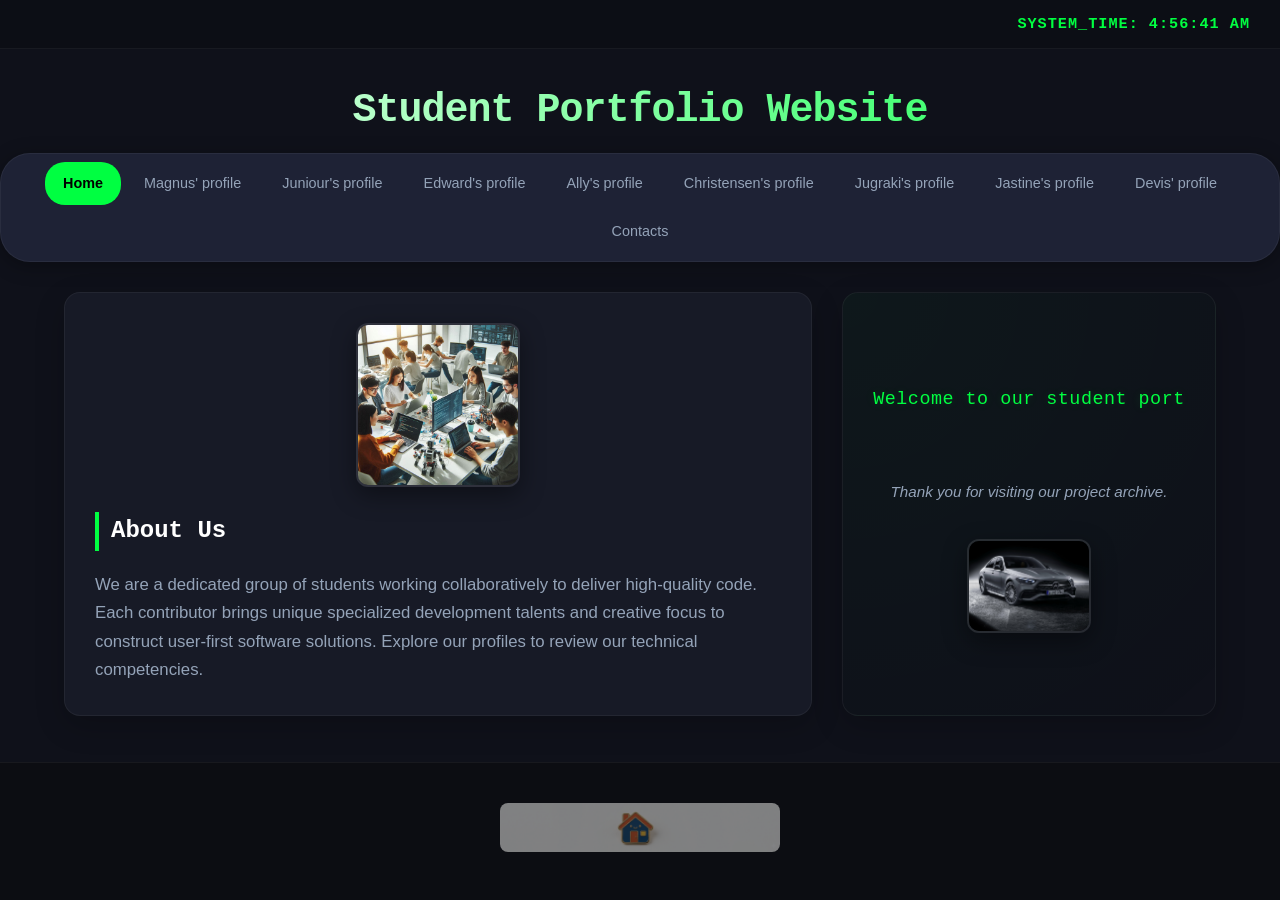
<file: index.html>
<!-- Homepage htnml file for the student portfolio website. This page serves as the landing page and provides an overview of the project, including a welcome message, a brief introduction about the team, and links to individual profiles. The page also features a digital clock that displays the current system time, which is updated in real-time using JavaScript. The layout is designed to be clean and user-friendly, with a navigation menu for easy access to different sections of the website. -->
<!DOCTYPE html>
<html lang="en">
<head>
    <meta charset="UTF-8">
    <meta name="viewport" content="width=device-width, initial-scale=1.0">
    <title>Student Portfolio Website</title>
    <link rel="stylesheet" href="styling/index.css">
</head>
<body>

     <div class="clock-box">
         SYSTEM_TIME: <span id="digital-clock">00:00:00</span>
     </div>

     <h1>Student Portfolio Website</h1>
     
     <nav class="nav-container">
         <ul>
            <li><a href="index.html">Home</a></li>
            <li><a href="Magnus.html">Magnus' profile</a></li>
            <li><a href="Juniour.html">Juniour's profile</a></li>
            <li><a href="Edward.html">Edward's profile</a></li>
            <li><a href="Ally.html">Ally's profile</a></li>
            <li><a href="Christensen.html">Christensen's profile</a></li>
            <li><a href="Jugraki.html">Jugraki's profile</a></li>
            <li><a href="Justine.html">Jastine's profile</a></li>
            <li><a href="mtafya_portfolio-2.html">Devis' profile</a></li>
            <li><a href="2.html">Contacts</a></li>
        </ul>
     </nav>

    <main class="main-layout">
        
        <section class="card about-box">
            <img src="images/Jugraki Img File/wee.jpg" alt="Group Collaboration Photo" width="160" height="160" class="profile-pic">
            <div class="about-text">
                <h2>About Us</h2>
                <p>We are a dedicated group of students working collaboratively to deliver high-quality code. Each contributor brings unique specialized development talents and creative focus to construct user-first software solutions. Explore our profiles to review our technical competencies.</p>
            </div>
        </section>

        <section class="card showcase-area">
            <div id="typewriter-welcome" class="typewriter-text"></div>
            
            <p class="sub-message">Thank you for visiting our project archive.</p>
            <img src="images/Juniour Img File/benz.jpg" height="90" width="120" alt="Showcase Subimage" class="profile-pic">
        </section>

    </main>
        
    <footer>
        <a href="index.html">
             <img src="images/homepageicon.png" class="footer-link-img" alt="Return Home Navigation Frame">
        </a>
    </footer>

    <script src="javascript/index.js"></script>
</body>
</html>
</file>
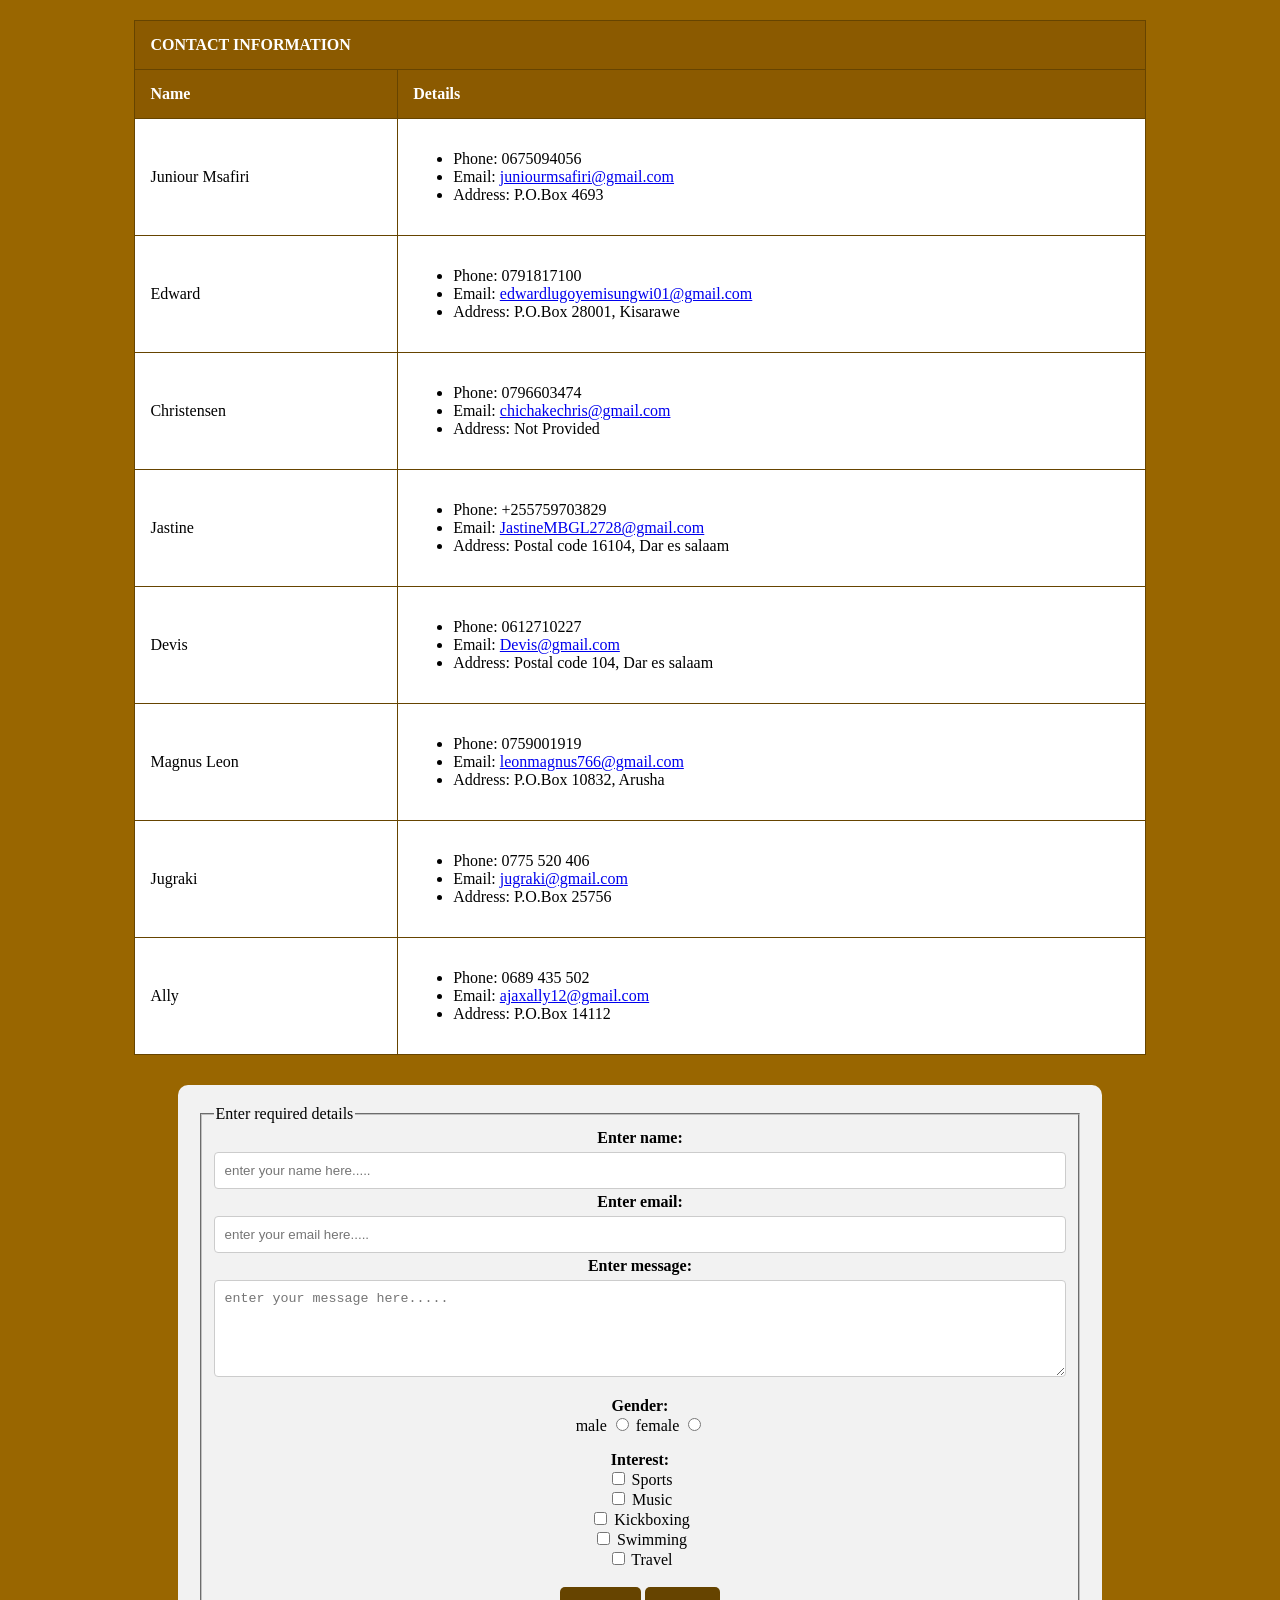
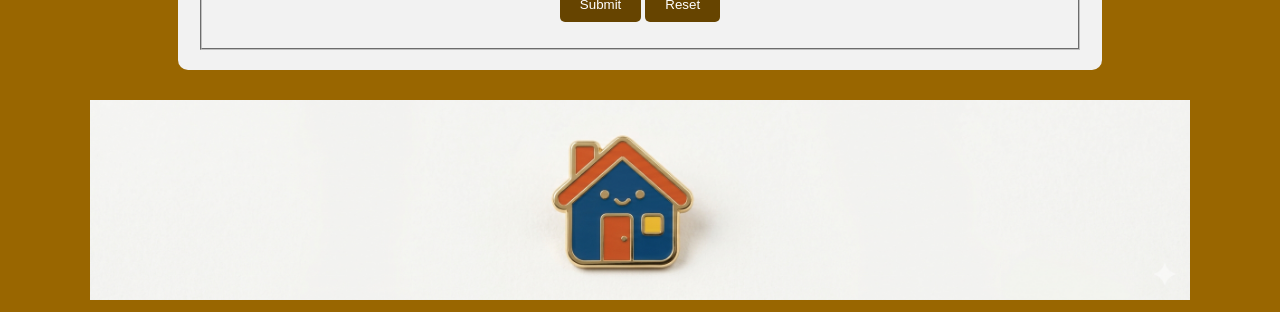
<file: 2.html>
<!DOCTYPE html>
<html lang="en">
<head>
    <meta charset="UTF-8">
    <meta name="viewport" content="width=device-width, initial-scale=1.0">
    <title>contacts page</title>
    <link rel="stylesheet" href="styling/2.css">
</head>
<body bgcolor="#996600">
    <center>
    <table border="1">
        <thead>
            <tr>
                <th colspan="2">CONTACT INFORMATION</th>
            </tr>
            <tr>
                <th>Name</th>
                <th>Details</th>
            </tr>
        </thead>
        <tbody>
            <tr>
                <td>Juniour Msafiri</td>
                <td>
                    <ul>
                        <li>Phone: 0675094056</li>
                        <li>Email: <a href="mailto:juniourmsafiri@gmail.com">juniourmsafiri@gmail.com</a></li>
                        <li>Address: P.O.Box 4693</li>
                    </ul>
                </td>
            </tr>
            <tr>
                <td>Edward</td>
                <td>
                    <ul>
                        <li>Phone: 0791817100</li>
                        <li>Email: <a href="mailto:edwardlugoyemisungwi01@gmail.com">edwardlugoyemisungwi01@gmail.com</a></li>
                        <li>Address: P.O.Box 28001, Kisarawe</li>
                    </ul>
                </td>
            </tr>
            <tr>
                <td>Christensen</td>
                <td>
                    <ul>
                        <li>Phone: 0796603474</li>
                        <li>Email: <a href="mailto:chichakechris@gmail.com">chichakechris@gmail.com</a></li>
                        <li>Address: Not Provided</li>
                    </ul>
                </td>
            </tr>
            <tr>
                <td>Jastine</td>
                <td>
                    <ul>
                        <li>Phone: +255759703829</li>
                        <li>Email: <a href="mailto:JastineMBGL2728@gmail.com">JastineMBGL2728@gmail.com</a></li>
                        <li>Address: Postal code 16104, Dar es salaam</li>
                    </ul>
                </td>
            </tr>
            <tr>
                <td>Devis</td>
                <td>
                    <ul>
                        <li>Phone: 0612710227</li>
                        <li>Email: <a href="mailto:Devis@gmail.com">Devis@gmail.com</a></li>
                        <li>Address: Postal code 104, Dar es salaam</li>
                    </ul>
                </td>
            </tr>
            <tr>
                <td>Magnus Leon</td>
                <td>
                    <ul>
                        <li>Phone: 0759001919</li>
                        <li>Email: <a href="mailto:leonmagnus766@gmail.com">leonmagnus766@gmail.com</a></li>
                        <li>Address: P.O.Box 10832, Arusha</li>
                    </ul>
                </td>
            </tr>
            <tr>
                <td>Jugraki</td>
                <td>
                    <ul>
                        <li>Phone: 0775 520 406</li>
                        <li>Email: <a href="mailto:jugraki@gmail.com">jugraki@gmail.com</a></li>
                        <li>Address: P.O.Box 25756</li>
                    </ul>
                </td>
            </tr>
            <tr>
                <td>Ally</td>
                <td>
                    <ul>
                        <li>Phone: 0689 435 502</li>
                        <li>Email: <a href="mailto:ajaxally12@gmail.com">ajaxally12@gmail.com</a></li>
                        <li>Address: P.O.Box 14112</li>
                    </ul>
                </td>
            </tr>
        </tbody>
    </table>

    <form id="portfolio-contact-form">
        <fieldset>
            <legend>Enter required details</legend>
            
            <div class="input-control">
                <label for="name"><b>Enter name:</b></label>
                <input type="text" id="name" placeholder="enter your name here.....">
                <div class="error-msg" id="name-error"></div>
            </div>
            
            <div class="input-control">
                <label for="email"><b>Enter email:</b></label>
                <input type="email" id="email" placeholder="enter your email here.....">
                <div class="error-msg" id="email-error"></div>
            </div>
            
            <div class="input-control">
                <label for="message"><b>Enter message:</b></label>
                <textarea id="message" placeholder="enter your message here....." rows="5" cols="30"></textarea>
                <div class="error-msg" id="message-error"></div>
            </div>
            
            <p>
                <label for="gender"><b>Gender:</b></label><br>
                <label for="male">male</label>
                <input type="radio" id="male" name="gender" value="male">
                <label for="female">female</label>
                <input type="radio" id="female" name="gender" value="female">
            </p>
            
            <p>
                <label for="interest"><b>Interest:</b></label><br>
                <input type="checkbox" id="interest1" name="interest" value="sports">
                <label for="interest1">Sports</label><br>
                
                <input type="checkbox" id="interest2" name="interest" value="music">
                <label for="interest2">Music</label><br>
                
                <input type="checkbox" id="interest3" name="interest" value="kickboxing">
                <label for="interest3">Kickboxing</label><br>
                
                <input type="checkbox" id="interest4" name="interest" value="swimming">
                <label for="interest4">Swimming</label><br>
                
                <input type="checkbox" id="interest5" name="interest" value="travel">
                <label for="interest5">Travel</label><br><br>

                <input type="submit" value="Submit"> 
                <input type="reset" value="Reset"> 
            </p>
        </fieldset>
    </form>

    <footer>
         <a href="index.html">
             <img src="images/homepageicon.png" height="200" width="1100" alt="Home screen link">
         </a>
    </footer>
    </center>
    
    <script src="javascript/2.js"></script>
</body>
</html>
</file>
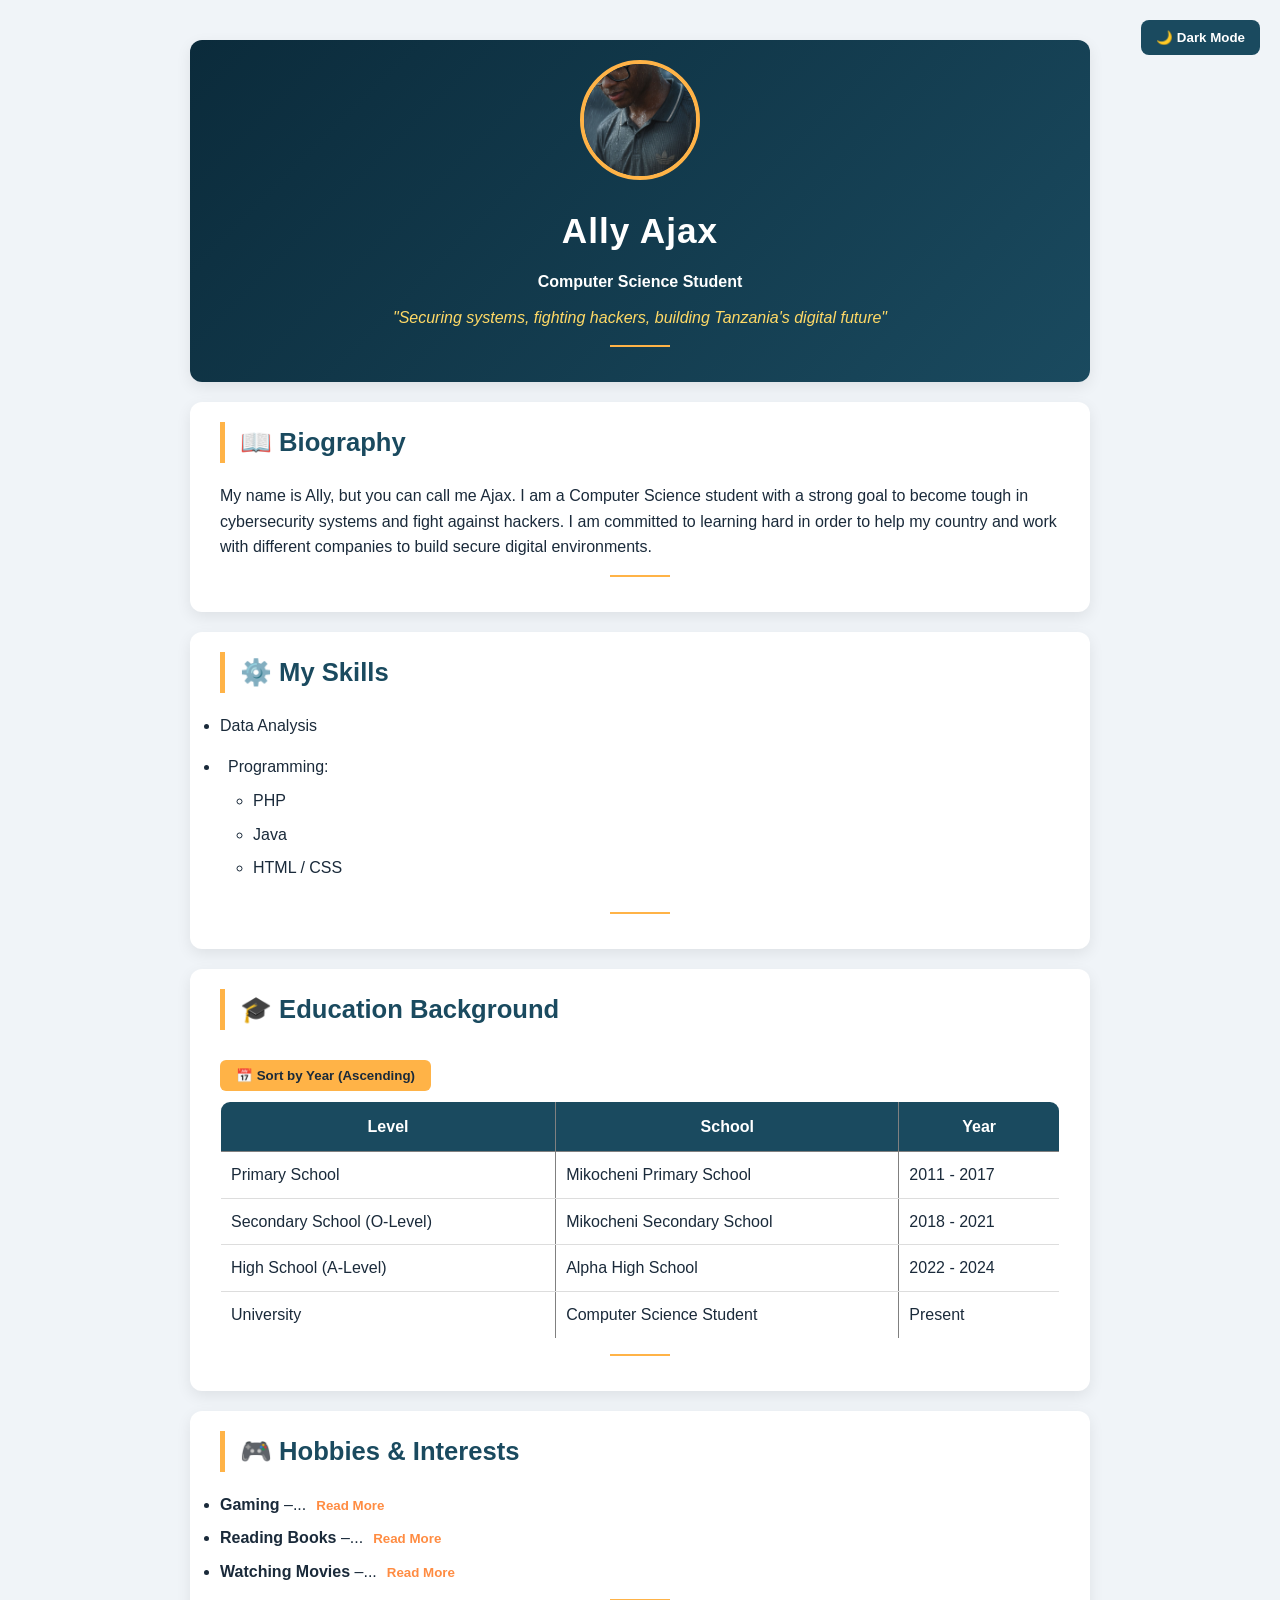
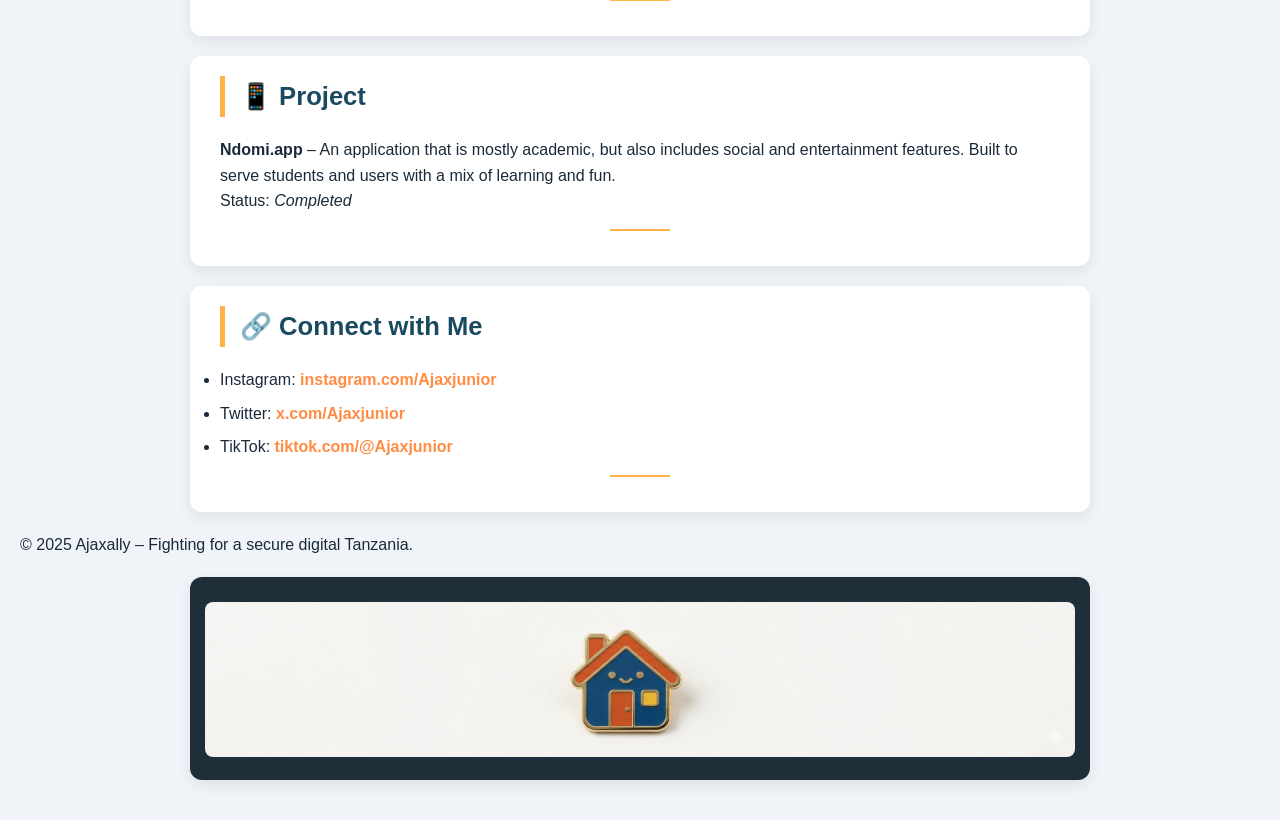
<file: Ally.html>
<!DOCTYPE html>
<html lang="en">
<head>
    <meta charset="UTF-8">
    <meta name="viewport" content="width=device-width, initial-scale=1.0">
    <title>Ally Ajax Student Portfolio</title>
    <link rel="stylesheet" href="styling/Ally.css">
</head>
<body>

    <!-- Header section with profile name and picture -->
    <header>
        <img src="images/Ajax Img File/Ajax.jpg" alt="Profile Picture" width="120" height="120">
        <h1>Ally Ajax</h1>
        <p><strong>Computer Science Student </strong></p>
        <p><em>"Securing systems, fighting hackers, building Tanzania's digital future"</em></p>
        <hr>
    </header>

    <!-- Biography Section - Grammar fixed -->
    <section>
        <h2>📖 Biography</h2>
        <p>
            My name is Ally, but you can call me Ajax. I am a Computer Science student with a strong goal 
            to become tough in cybersecurity systems and fight against hackers. I am committed to learning 
            hard in order to help my country and work with different companies to build secure digital environments.
        </p>
        <hr>
    </section>

    <!-- Skills Section -->
    <section>
        <h2>⚙️ My Skills</h2>
        <ul>
            <li>Data Analysis</li>
            <li>Programming:
                <ul>
                    <li>PHP</li>
                    <li>Java</li>
                    <li>HTML / CSS</li>
                </ul>
            </li>
        </ul>
        <hr>
    </section>

    <!-- Education Background Table -->
    <section>
        <h2>🎓 Education Background</h2>
        <table border="1" cellpadding="8" cellspacing="0">
            <thead>
                <tr>
                    <th>Level</th>
                    <th>School</th>
                    <th>Year</th>
                </tr>
            </thead>
            <tbody>
                <tr>
                    <td>Primary School</td>
                    <td>Mikocheni Primary School</td>
                    <td>2011 - 2017</td>
                </tr>
                <tr>
                    <td>Secondary School (O-Level)</td>
                    <td>Mikocheni Secondary School</td>
                    <td>2018 - 2021</td>
                </tr>
                <tr>
                    <td>High School (A-Level)</td>
                    <td>Alpha High School</td>
                    <td>2022 - 2024</td>
                </tr>
                <tr>
                    <td>University</td>
                    <td>Computer Science Student</td>
                    <td>Present</td>
                </tr>
            </tbody>
        </table>
        <hr>
    </section>

    <!-- Hobbies Section -->
    <section>
        <h2>🎮 Hobbies & Interests</h2>
        <ul>
            <li><strong>Gaming</strong> – Games have always been in my heart.</li>
            <li><strong>Reading Books</strong> – Expanding knowledge through reading.</li>
            <li><strong>Watching Movies</strong> – Enjoying storytelling and cinema.</li>
        </ul>
        <hr>
    </section>

    <!-- Projects Section -->
    <section>
        <h2>📱 Project </h2>
        <p><strong>Ndomi.app</strong> – An application that is mostly academic, but also includes social and entertainment features. Built to serve students and users with a mix of learning and fun.</p>
        <p>Status: <em>Completed</em></p>
        <hr>
    </section>

    <!-- Social Media Links Section -->
    <section>
        <h2>🔗 Connect with Me</h2>
        <ul>
            <li>Instagram: <a href="https://instagram.com/Ajaxjunior12" target="_blank">instagram.com/Ajaxjunior</a></li>
            <li>Twitter: <a href="https://x.com/Ajaxjunior" target="_blank">x.com/Ajaxjunior</a></li>
            <li>TikTok: <a href="https://tiktok.com/@Ajaxjunior" target="_blank">tiktok.com/@Ajaxjunior</a></li>
        </ul>
        <hr>
    </section>


        <p>&copy; 2025 Ajaxally – Fighting for a secure digital Tanzania.</p>
         <!-- Footer -->
          <footer>
 <a href="index.html">
         <img src="images/homepageicon.png" height="200" width="1100" alt="Home screen link">
    </a>
    </footer> 
<script src="javascript/Ally.js" defer></script>
</body>
</html>
</file>
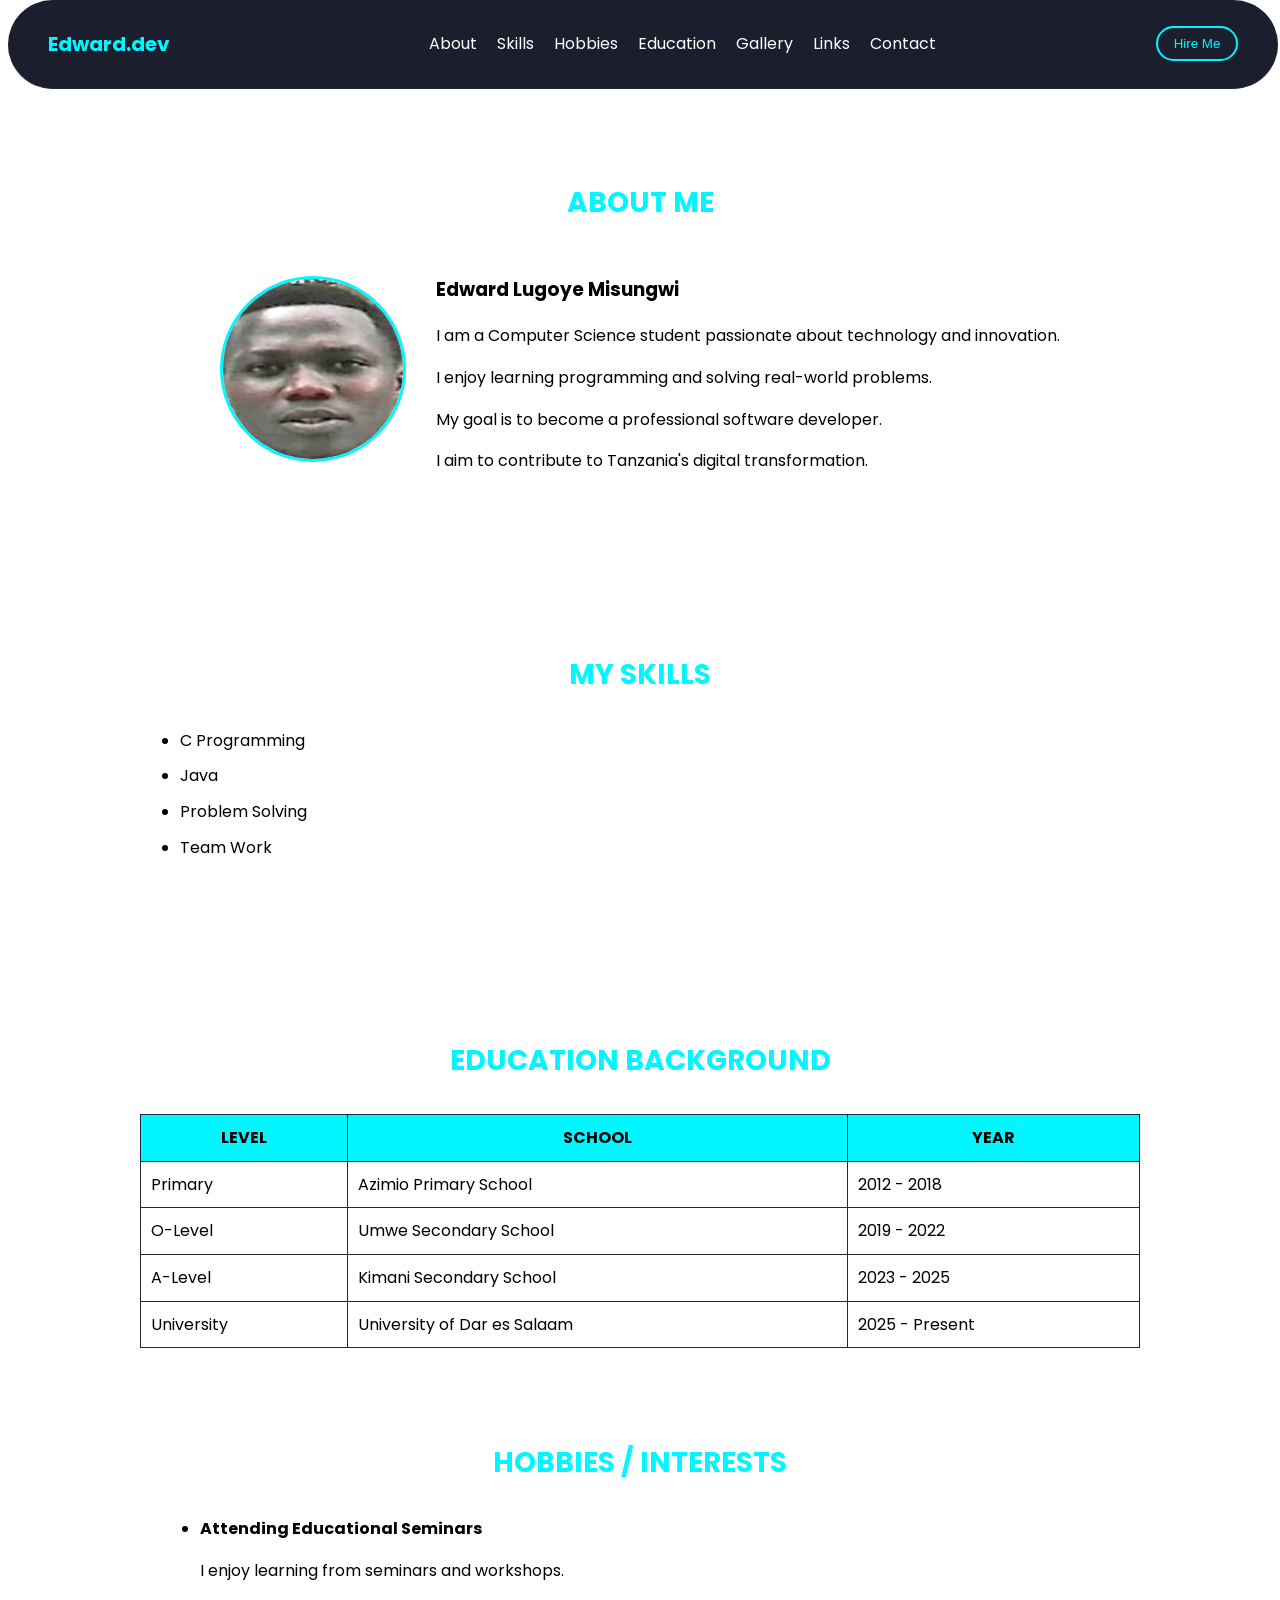
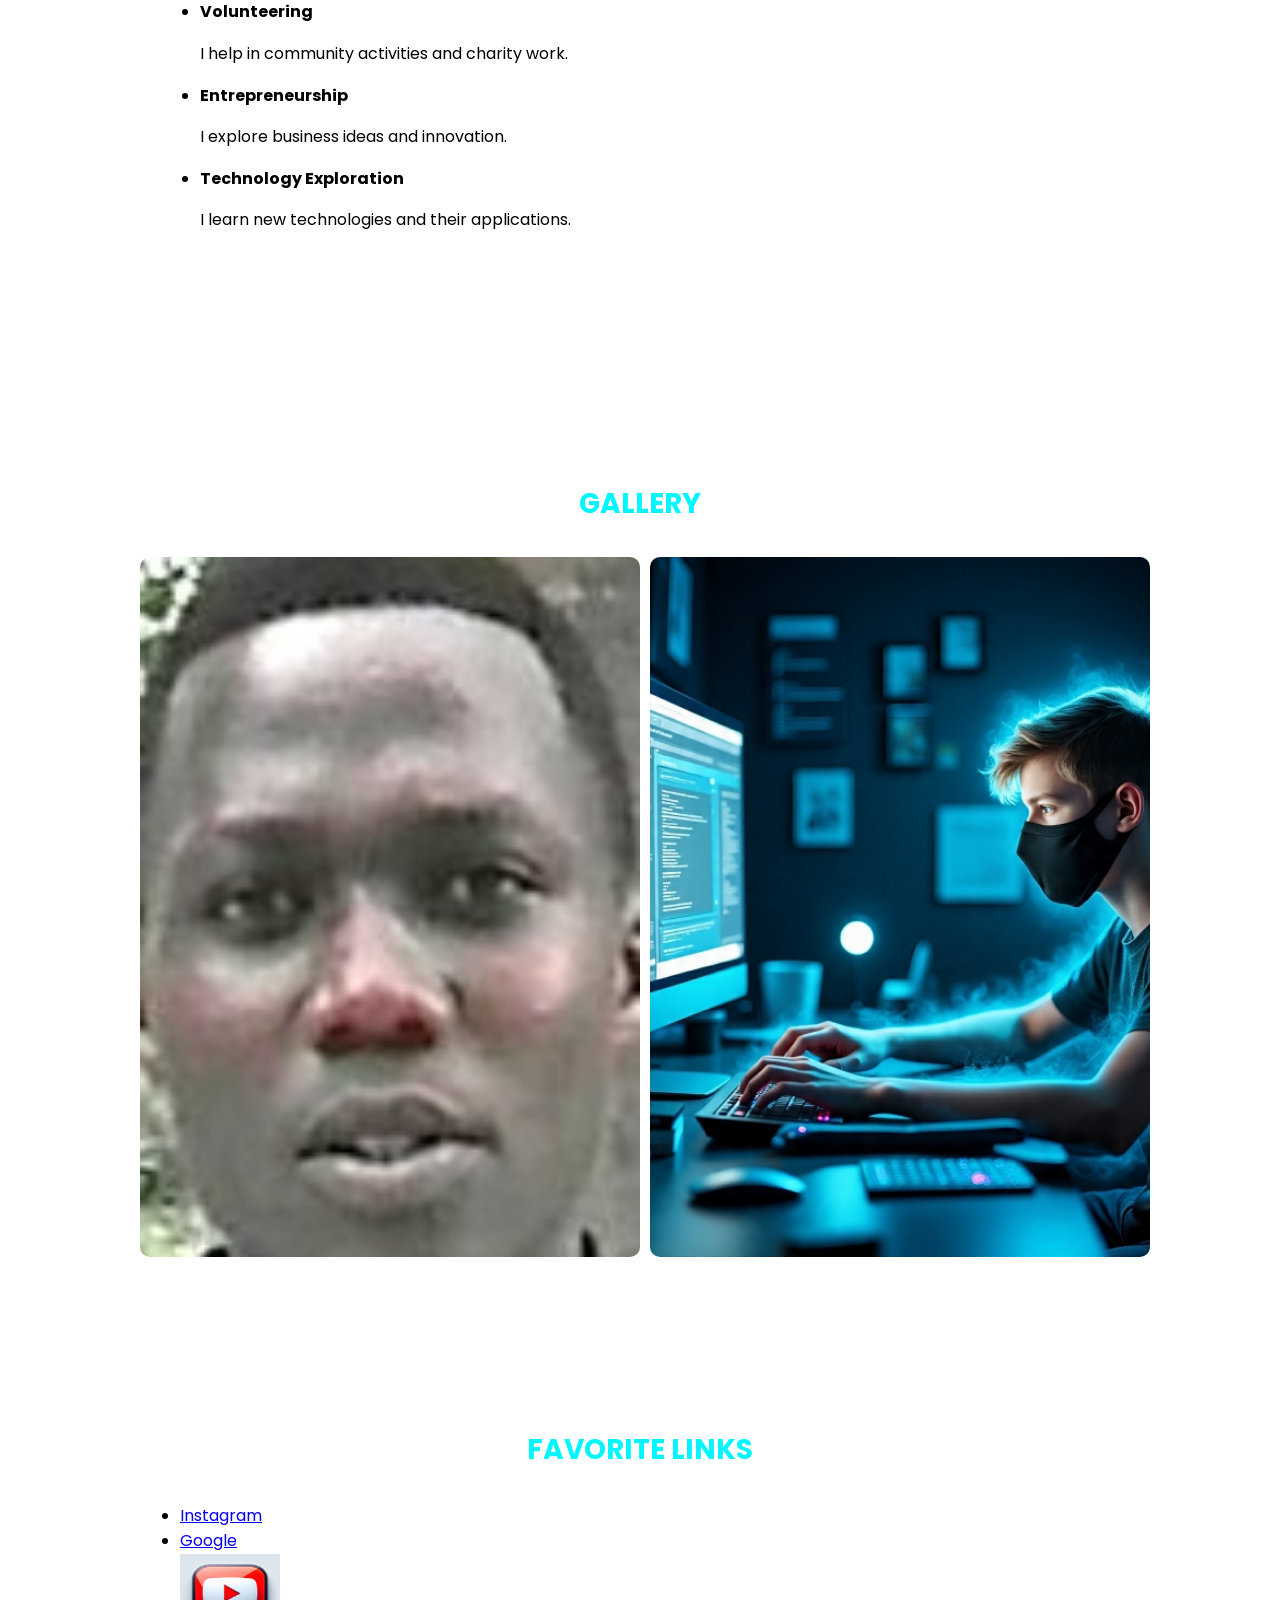
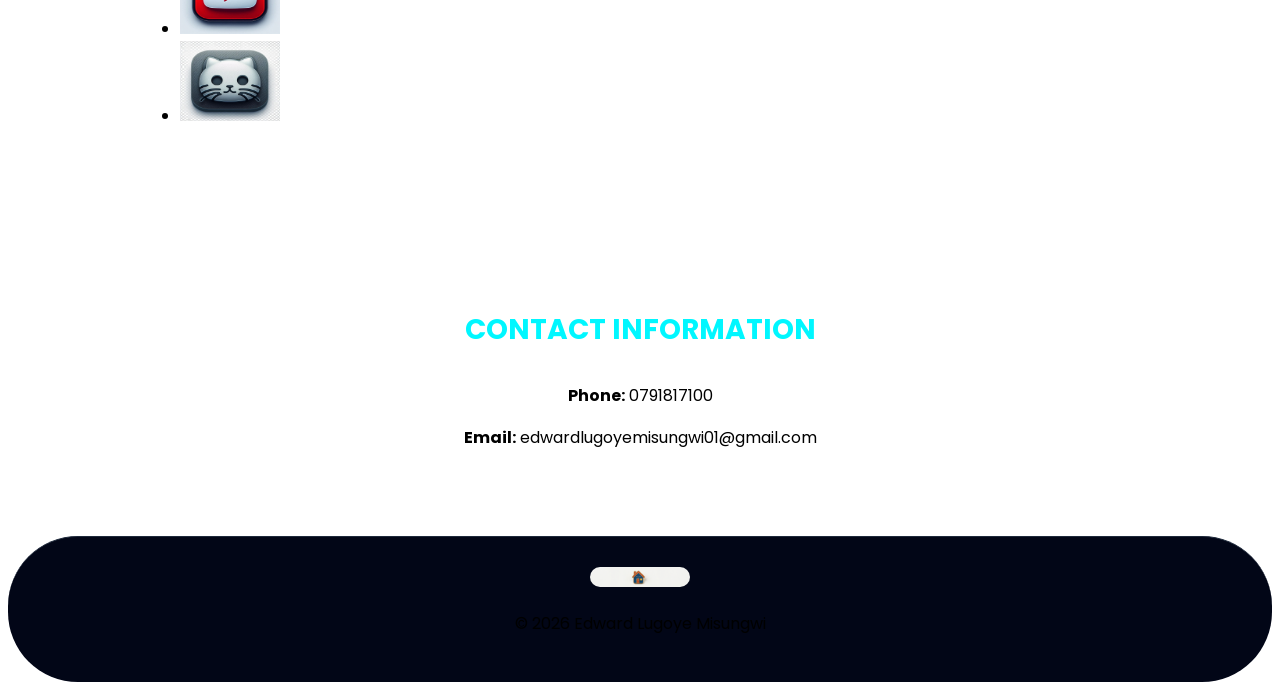
<file: Edward.html>
<!DOCTYPE html>
<html lang="en">
<head>
<meta charset="UTF-8">
<meta name="viewport" content="width=device-width, initial-scale=1.0">
<title>Edward Portfolio</title>

<link href="https://fonts.googleapis.com/css2?family=Poppins:wght@300;600&display=swap" rel="stylesheet">

<link rel="stylesheet" href="styling/Edward.css">


</head>

<body>

<!-- NAVBAR -->
<nav class="navbar">

    <div class="logo">Edward.dev</div>

    <ul class="nav-links">
        <li><a href="#about">About</a></li>
        <li><a href="#skills">Skills</a></li>
        <li><a href="#hobbies">Hobbies</a></li>
        <li><a href="#education">Education</a></li>
        <li><a href="#gallery">Gallery</a></li>
        <li><a href="#links">Links</a></li>
        <li><a href="#contact">Contact</a></li>
    </ul>

    <button class="nav-btn">Hire Me</button>

</nav>

<!-- ABOUT -->
<section id="about" class="section">

    <h2 class="section-title">ABOUT ME</h2>

    <div class="profile-content">

        <div class="profile-image">
            <img src="images/Edward Img File/edy.jpg" alt="Profile Image">
        </div>

        <div class="profile-text">
            <h3 class="name">Edward Lugoye Misungwi</h3>

            <p>I am a Computer Science student passionate about technology and innovation.</p>
            <p>I enjoy learning programming and solving real-world problems.</p>
            <p>My goal is to become a professional software developer.</p>
            <p>I aim to contribute to Tanzania's digital transformation.</p>
        </div>

    </div>

</section>

<!-- SKILLS -->
<section id="skills" class="section">

    <h2 class="section-title">MY SKILLS</h2>

    <ul class="list">
        <li>C Programming</li>
        <li>Java</li>
        <li>Problem Solving</li>
        <li>Team Work</li>
    </ul>

</section>


<!-- EDUCATION -->
<section id="education" class="section">

    <h2 class="section-title">EDUCATION BACKGROUND</h2>

    <table class="table">

        <tr>
            <th>LEVEL</th>
            <th>SCHOOL</th>
            <th>YEAR</th>
        </tr>

        <tr>
            <td>Primary</td>
            <td>Azimio Primary School</td>
            <td>2012 - 2018</td>
        </tr>

        <tr>
            <td>O-Level</td>
            <td>Umwe Secondary School</td>
            <td>2019 - 2022</td>
        </tr>

        <tr>
            <td>A-Level</td>
            <td>Kimani Secondary School</td>
            <td>2023 - 2025</td>
        </tr>

        <tr>
            <td>University</td>
            <td>University of Dar es Salaam</td>
            <td>2025 - Present</td>
        </tr>

    </table>


<!-- HOBBIES -->
<section id="hobbies" class="section">

    <h2 class="section-title">HOBBIES / INTERESTS</h2>

    <ul class="list">

        <li>
            <strong>Attending Educational Seminars</strong>
            <p>I enjoy learning from seminars and workshops.</p>
        </li>

        <li>
            <strong>Volunteering</strong>
            <p>I help in community activities and charity work.</p>
        </li>

        <li>
            <strong>Entrepreneurship</strong>
            <p>I explore business ideas and innovation.</p>
        </li>

        <li>
            <strong>Technology Exploration</strong>
            <p>I learn new technologies and their applications.</p>
        </li>

    </ul>

</section>


</section>

<!-- GALLERY -->
<section id="gallery" class="section">

    <h2 class="section-title">GALLERY</h2>

    <div class="gallery">

        <div class="gallery-item">
            <img src="images/Edward Img File/edy.jpg">
        </div>

        <div class="gallery-item">
            <img src="images/Edward Img File/Eddy-Dev.jpeg">
        </div>

    </div>

</section>

<!-- LINKS -->
<section id="links" class="section">

    <h2 class="section-title">FAVORITE LINKS</h2>

    <ul class="links-list">

        <li><a href="https://www.instagram.com" target="_blank">Instagram</a></li>
        <li><a href="https://www.google.com" target="_blank">Google</a></li>

        <li>
            <a href="https://www.youtube.com" target="_blank">
                <img src="images/Edward Img File/youtub.jpg" class="link-icon" width="100" height="80">
            </a>
        </li>

        <li>
            <a href="https://www.github.com" target="_blank">
                <img src="images/Edward Img File/github.jpg" class="link-icon" width="100" height="80">
            </a>
        </li>

    </ul>

</section>

<!-- CONTACT -->
<section id="contact" class="section contact">

    <h2 class="section-title">CONTACT INFORMATION</h2>

    <p><strong>Phone:</strong> 0791817100</p>
    <p><strong>Email:</strong> edwardlugoyemisungwi01@gmail.com</p>

</section>

<!-- FOOTER -->
<footer class="footer">

    <a href="index.html">
        <img src="images/homepageicon.png" class="footer-icon" alt="Home">
    </a>

    <p>© 2026 Edward Lugoye Misungwi</p>

</footer>

</body>
</html>
</file>
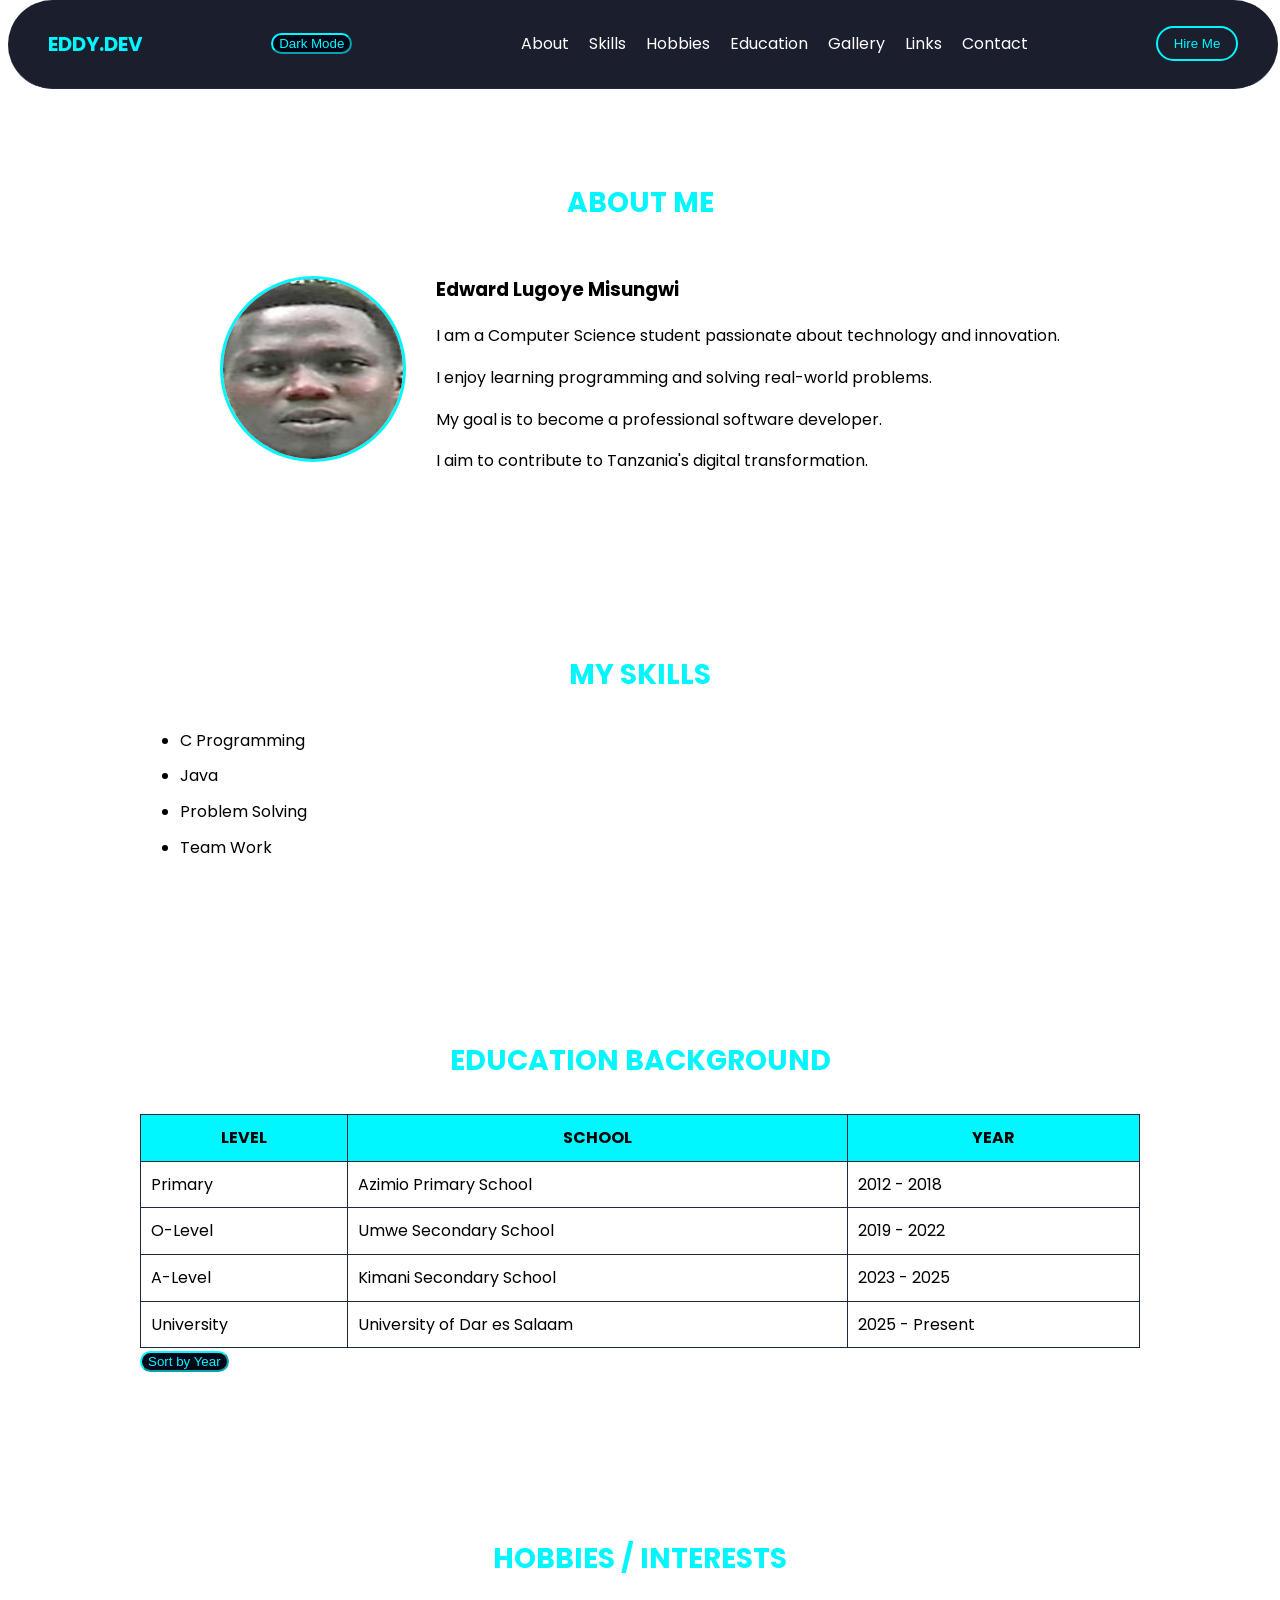
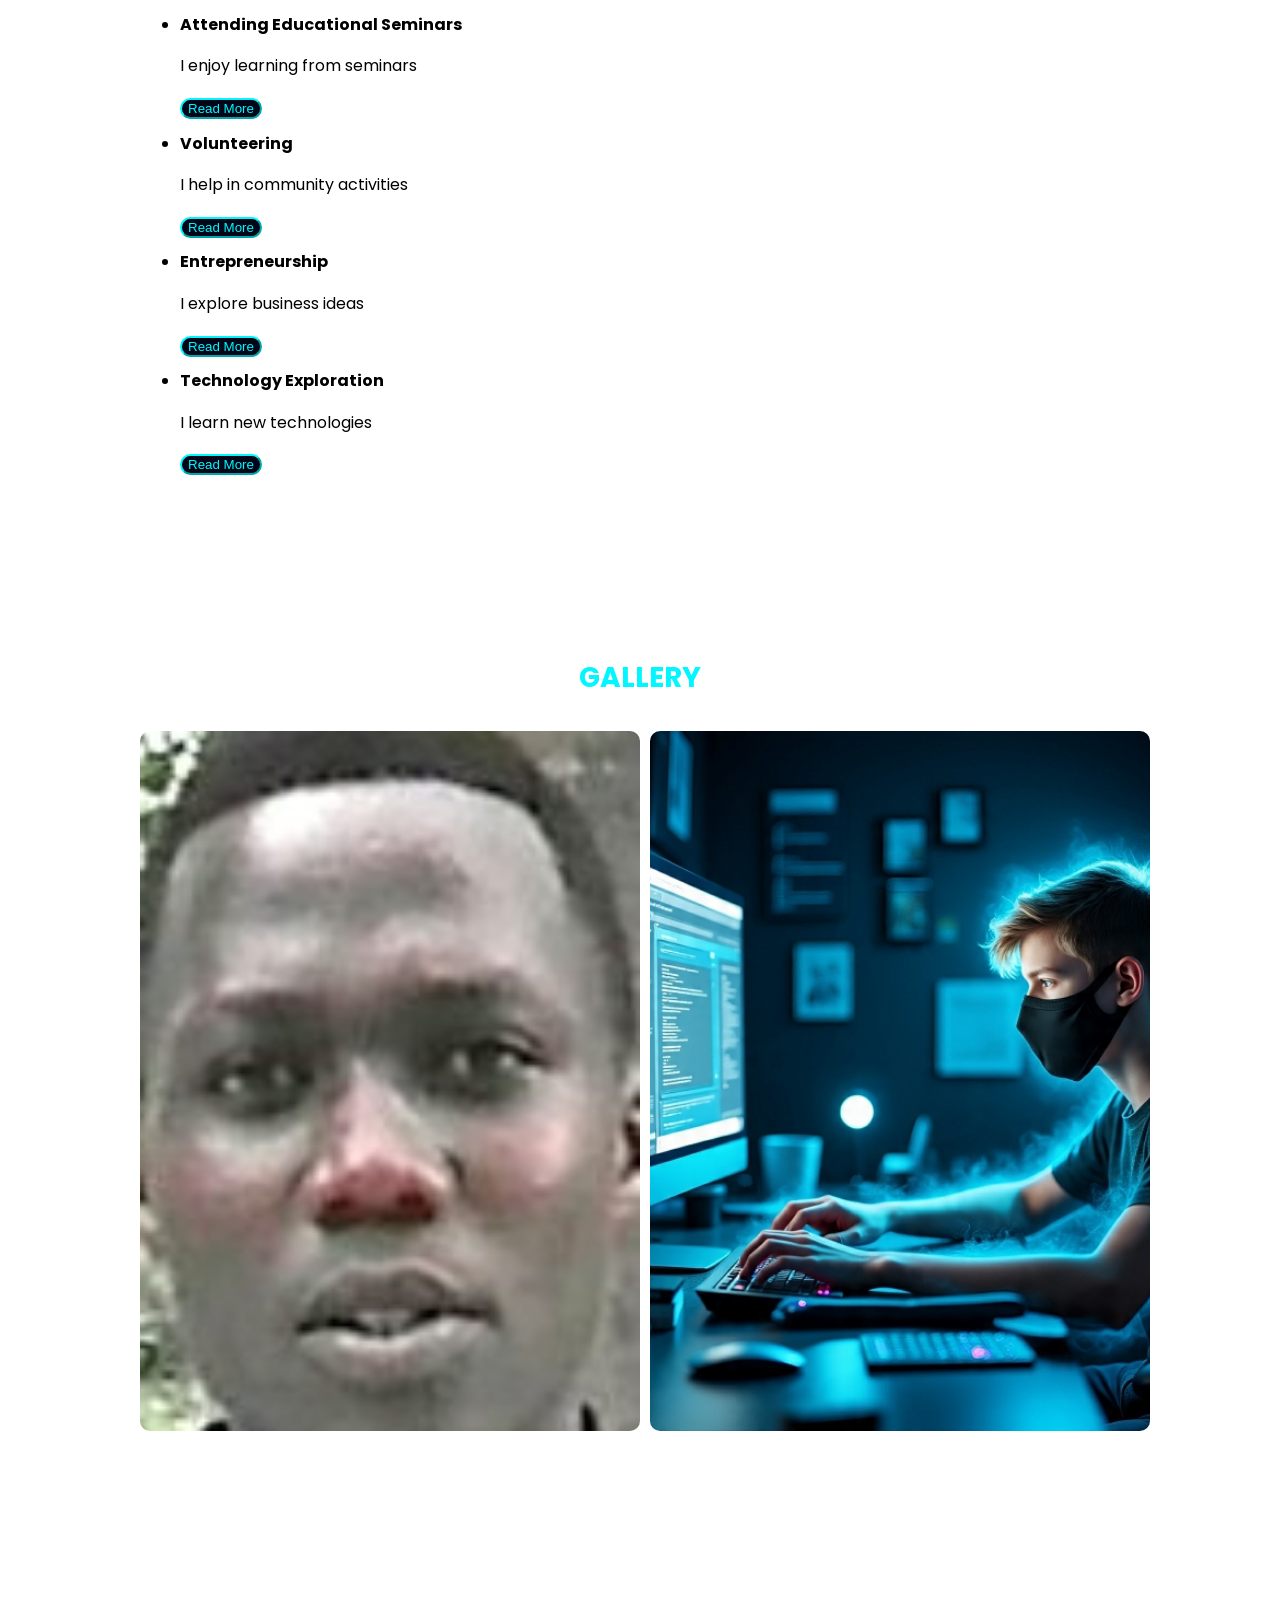
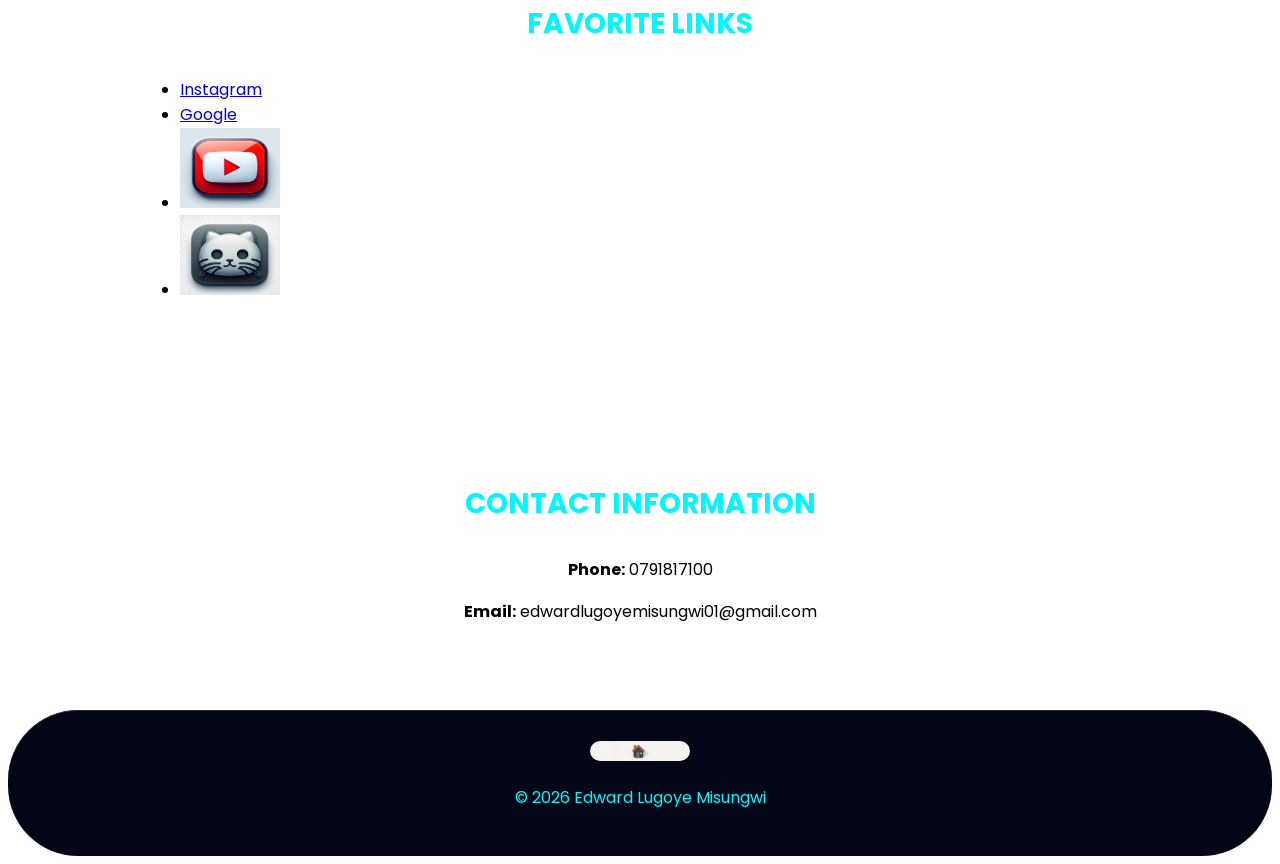
<file: edward.html>
<!DOCTYPE html>
<html lang="en">
<head>
<meta charset="UTF-8">
<meta name="viewport" content="width=device-width, initial-scale=1.0">
<title>Edward Portfolio</title>

<link href="https://fonts.googleapis.com/css2?family=Poppins:wght@300;600&display=swap" rel="stylesheet">

<link rel="stylesheet" href="styling/Edward.css">


</head>

<body>

<!-- NAVBAR -->
<nav class="navbar">

    <div class="logo">EDDY.DEV</div>

<button id="themeToggle">Dark Mode</button>

    <ul class="nav-links">
      <li><a href="#about">About</a></li>
        <li><a href="#skills">Skills</a></li>
        <li><a href="#hobbies">Hobbies</a></li>
        <li><a href="#education">Education</a></li>
        <li><a href="#gallery">Gallery</a></li>
        <li><a href="#links">Links</a></li>
        <li><a href="#contact">Contact</a></li>
    </ul>

    <button class="nav-btn">Hire Me</button>

</nav>

<!-- ABOUT -->
<section id="about" class="section">

    <h2 class="section-title">ABOUT ME</h2>

    <div class="profile-content">

        <div class="profile-image">
            <img src="images/Edward Img File/edy.jpg" alt="Profile Image">
        </div>

        <div class="profile-text">
            <h3 class="name">Edward Lugoye Misungwi</h3>

            <p>I am a Computer Science student passionate about technology and innovation.</p>
            <p>I enjoy learning programming and solving real-world problems.</p>
            <p>My goal is to become a professional software developer.</p>
            <p>I aim to contribute to Tanzania's digital transformation.</p>
        </div>

    </div>

</section>

<!-- SKILLS -->
<section id="skills" class="section">

    <h2 class="section-title">MY SKILLS</h2>

    <ul class="list">

        <li class="skill-item">
            C Programming
            <p class="skill-detail">
                I can develop programs using the C language.
            </p>
        </li>

        <li class="skill-item">
            Java
            <p class="skill-detail">
                I understand Java OOP concepts.
            </p>
        </li>

        <li class="skill-item">
            Problem Solving
            <p class="skill-detail">
                I enjoy solving real-world problems.
            </p>
        </li>

        <li class="skill-item">
            Team Work
            <p class="skill-detail">
                I work effectively with other team members.
            </p>
        </li>

    </ul>

</section>


<!-- EDUCATION -->
<section id="education" class="section">

    <h2 class="section-title">EDUCATION BACKGROUND</h2>

    <table class="table">

        <tr>
            <th>LEVEL</th>
            <th>SCHOOL</th>
            <th>YEAR</th>
        </tr>

        <tr>
            <td>Primary</td>
            <td>Azimio Primary School</td>
            <td>2012 - 2018</td>
        </tr>

        <tr>
            <td>O-Level</td>
            <td>Umwe Secondary School</td>
            <td>2019 - 2022</td>
        </tr>

        <tr>
            <td>A-Level</td>
            <td>Kimani Secondary School</td>
            <td>2023 - 2025</td>
        </tr>

        <tr>
            <td>University</td>
            <td>University of Dar es Salaam</td>
            <td>2025 - Present</td>
        </tr>

    </table>
    <!--SORT BUTTON  -->
<button id="sortBtn">Sort by Year</button>
</section>




<!-- HOBBIES -->
<section id="hobbies" class="section">

    <h2 class="section-title">HOBBIES / INTERESTS</h2>

    <ul class="list">

        <li>
            <strong>Attending Educational Seminars</strong>
            <p>
                I enjoy learning from seminars
                <span class="more-text">and workshops that improve my knowledge and skills.</span>
            </p>
            <button class="toggleBtn">Read More</button>
        </li>

        <li>
            <strong>Volunteering</strong>
            <p>
                I help in community activities
                <span class="more-text">and participate in charity programs that support society.</span>
            </p>
            <button class="toggleBtn">Read More</button>
        </li>

        <li>
            <strong>Entrepreneurship</strong>
            <p>
                I explore business ideas
                <span class="more-text">and focus on innovation, startups, and financial independence.</span>
            </p>
            <button class="toggleBtn">Read More</button>
        </li>

        <li>
            <strong>Technology Exploration</strong>
            <p>
                I learn new technologies
                <span class="more-text">including AI, web development, and modern software tools.</span>
            </p>
            <button class="toggleBtn">Read More</button>
        </li>

    </ul>

</section>






<!-- GALLERY -->
<section id="gallery" class="section">

    <h2 class="section-title">GALLERY</h2>

    <div class="gallery">

        <div class="gallery-item">
            <img src="images/Edward Img File/edy.jpg">
        </div>

        <div class="gallery-item">
            <img src="images/Edward Img File/Eddy-Dev.jpeg">
        </div>

    </div>

</section>

<!-- LINKS -->
<section id="links" class="section">

    <h2 class="section-title">FAVORITE LINKS</h2>

    <ul class="links-list">

        <li><a href="https://www.instagram.com" target="_blank">Instagram</a></li>
        <li><a href="https://www.google.com" target="_blank">Google</a></li>

        <li>
            <a href="https://www.youtube.com" target="_blank">
                <img src="images/Edward Img File/youtub.jpg" class="link-icon" width="100" height="80">
            </a>
        </li>

        <li>
            <a href="https://www.github.com" target="_blank">
                <img src="images/Edward Img File/github.jpg" class="link-icon" width="100" height="80">
            </a>
        </li>

    </ul>

</section>

<!-- CONTACT -->
<section id="contact" class="section contact">

    <h2 class="section-title">CONTACT INFORMATION</h2>

    <p><strong>Phone:</strong> 0791817100</p>
    <p><strong>Email:</strong> edwardlugoyemisungwi01@gmail.com</p>

</section>

<!-- FOOTER -->
<footer class="footer">

    <a href="index.html">
        <img src="images/homepageicon.png" class="footer-icon" alt="Home">
    </a>

    <p id="p">© 2026 Edward Lugoye Misungwi</p>

</footer>




<!-- LIGHTBOX OVERLAY -->
<div id="lightbox" class="lightbox">
    
    <span id="closeBtn">&times;</span>
    <!-- Close button (X) -->

    <img id="lightboxImg" class="lightbox-img">
    <!-- Image that will be shown in big view -->

</div>

<!-- SCROLL TO TOP BUTTON -->
<button id="topBtn">↑ Top</button>


<script src="javascript/edward.js"></script>



</body>
</html>
</file>
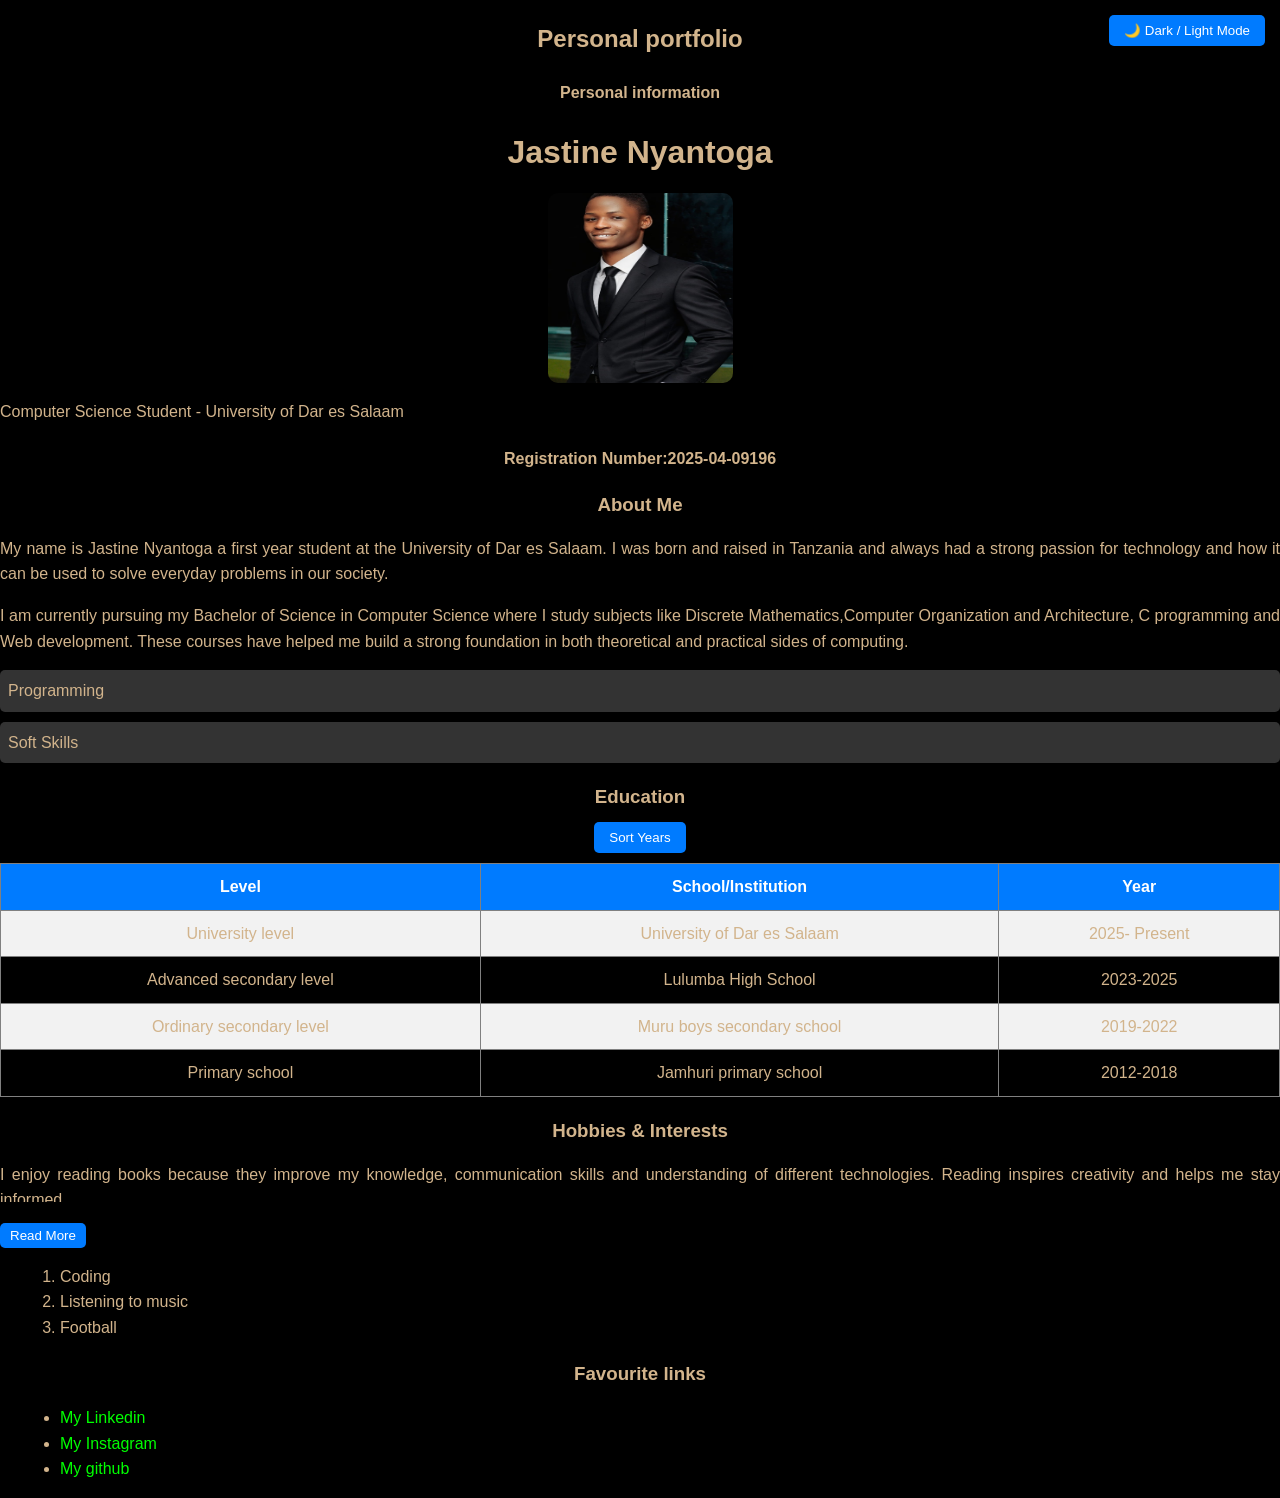
<file: Justine.html>
<!DOCTYPE html>
<html lang="en">
<head>
    <meta charset="UTF-8">
    <meta name="viewport" content="width=device-width, initial-scale=1.0">
    <title>Document</title>
    <link rel="stylesheet" href="styling/Justine.css">
</head>
<body>
    <button id="themeBtn">🌙 Dark / Light Mode</button>
    <h2>Personal portfolio</h2>
    <h4>Personal information</h4>
    <h1><b>Jastine Nyantoga</b></h1>
    <img 
    id="profileImage"
        src="images/Justine Img File/Justine img.jpeg"
        width="185"
        height="190"
        alt="Jastine">
    <p>Computer Science Student - University of Dar es Salaam</p> 
  
    <h4><b>Registration Number:</b>2025-04-09196</h4>
    <h3><b>About Me</b></h3>
    <p>My name is Jastine Nyantoga a first year student at the University of Dar es Salaam. I was born and raised in Tanzania and always had a strong passion for technology and how it can be used to solve everyday problems in our society.</p>

    <p>I am currently pursuing my Bachelor of Science in Computer Science where I study subjects like Discrete Mathematics,Computer Organization and Architecture, C programming and Web development. These courses have helped me build a strong foundation in both theoretical and practical sides of computing.</p>

    <div class="skill-item">
    Programming
    <div class="skill-details hidden">
        C Programming, HTML5, Java
    </div>
</div>

<div class="skill-item">
    Soft Skills
    <div class="skill-details hidden">
        Teamwork, Time Management, Communication
    </div>
</div>
    <h3>Education</h3>
     <button id="sortBtn">Sort Years</button>

    <table id="educationTable" border="1">

        <tr>
            <th>Level</th>
         <th>School/Institution</th>
            <th>Year</th>
        </tr>
       
        <tr>
            <td>University level</td>
            <td>University of Dar es Salaam</td>
            <td>2025- Present</td>
        </tr>
        <tr>
            <td>Advanced secondary level</td>
            <td>Lulumba High School</td>
            <td>2023-2025</td>
        </tr>
        <tr>
            <td>Ordinary secondary level</td>
            <td> Muru boys secondary school</td>
            <td>2019-2022</td>
        </tr>
        <tr>
            <td>Primary school</td>
            <td>Jamhuri primary school</td>
            <td>2012-2018</td>
        </tr>
    </table>
    <h3>Hobbies & Interests</h3>
    <div>
        <p class="hobbyText">
            I enjoy reading books because they improve my knowledge,
            communication skills and understanding of different technologies.
            Reading inspires creativity and helps me stay informed.
        </p>

        <button class="readMoreBtn">
            Read More
        </button>
    </div>
    <ol>
    
        <li>Coding</li>
        <li>Listening to music</li>
        <li>Football</li>
    </ol>
    <h3>Favourite links</h3>

<ul>
    <li>
        <a href="https://www.linkedin.com/in/jastine-mabagala-98243137b">
            My Linkedin
        </a>
    </li>
    <li>
        <a href="https://www.instagram.com/accounts/edit/">
        My Instagram
        </a>
    </li>
    <li>
        <a href="https://github.com/Jaxelon2728">
        My github
        </a>
    </li>
</ul>
<button id="topBtn">⬆ Top</button>

    <div id="lightbox" class="hidden">

        <button id="closeLightbox">✖</button>

        src="images/Justine Img File/Justine img.jpeg"
        <img id="lightboxImage" src="images/Justine Img File/Justine img.jpeg" alt="Lightbox Image">

    </div>

<script src="javascript/Justine.js" defer></script>
</body>
</html>
</file>
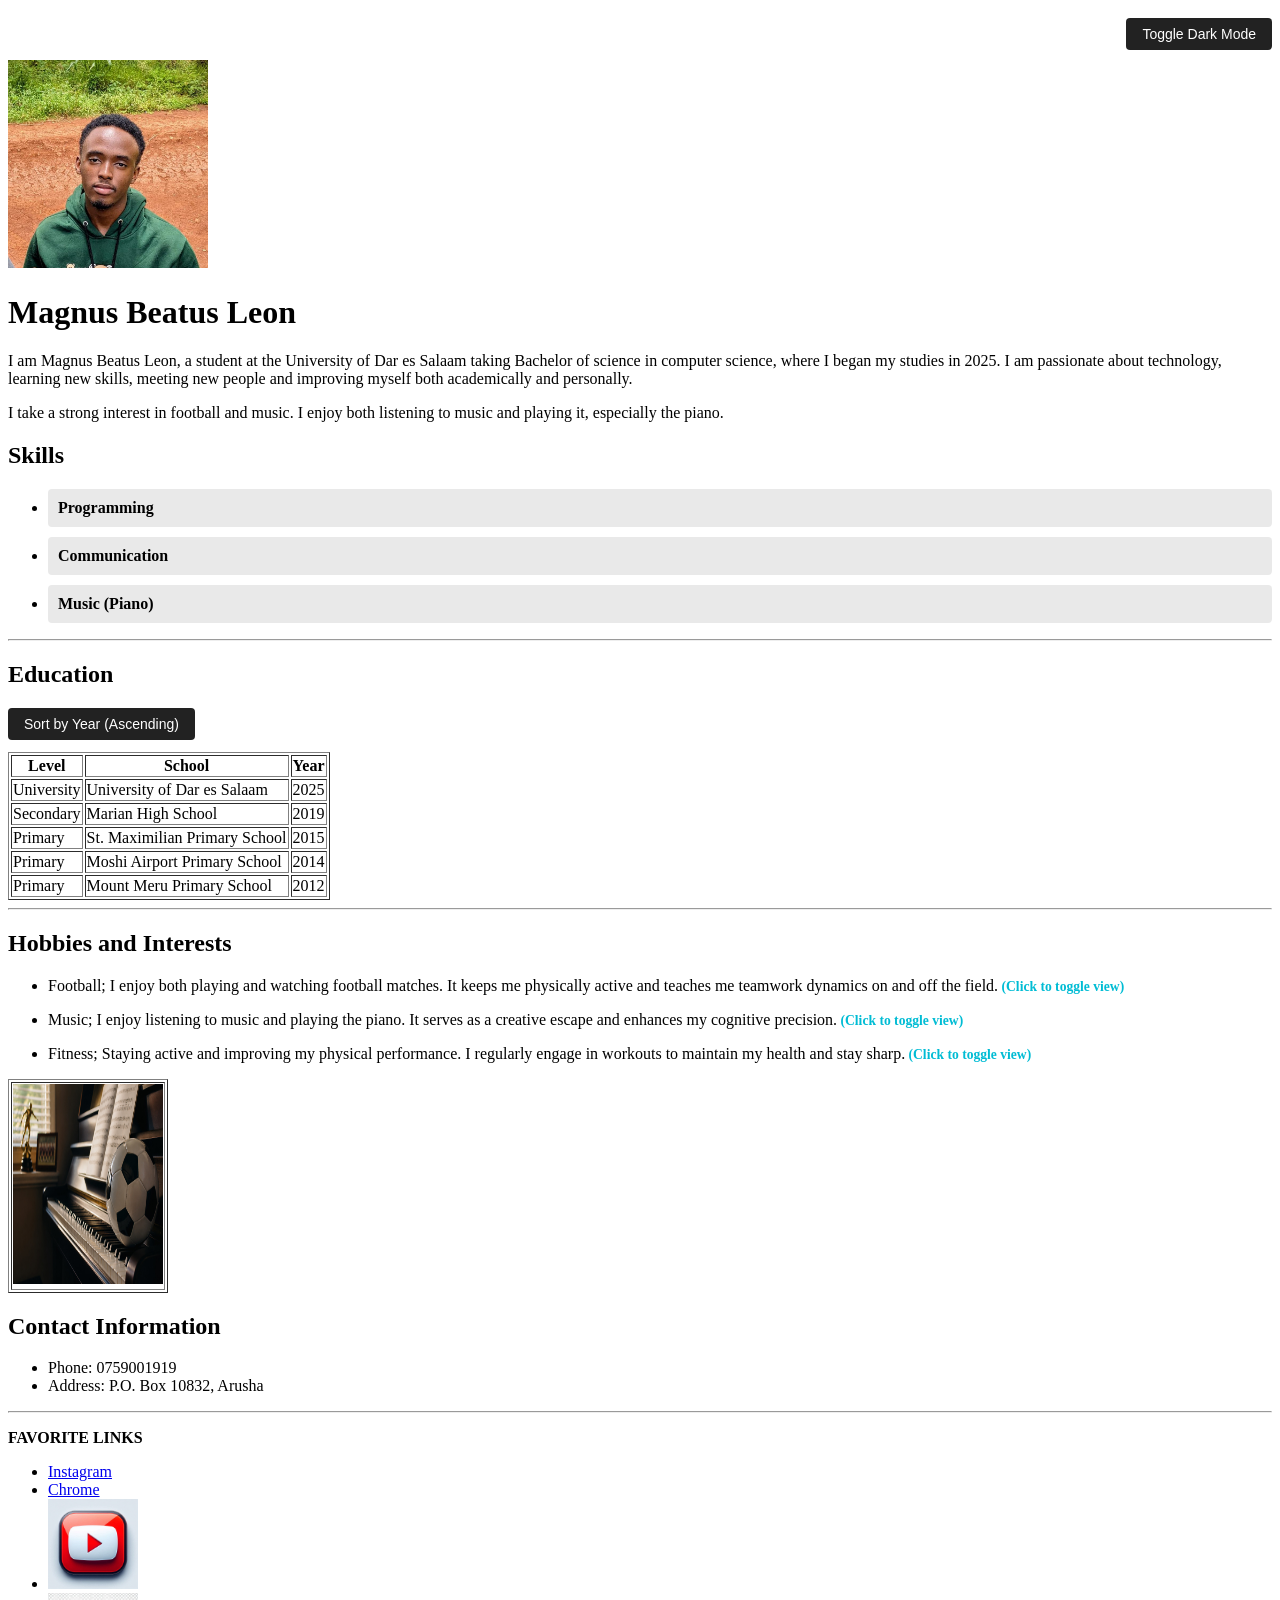
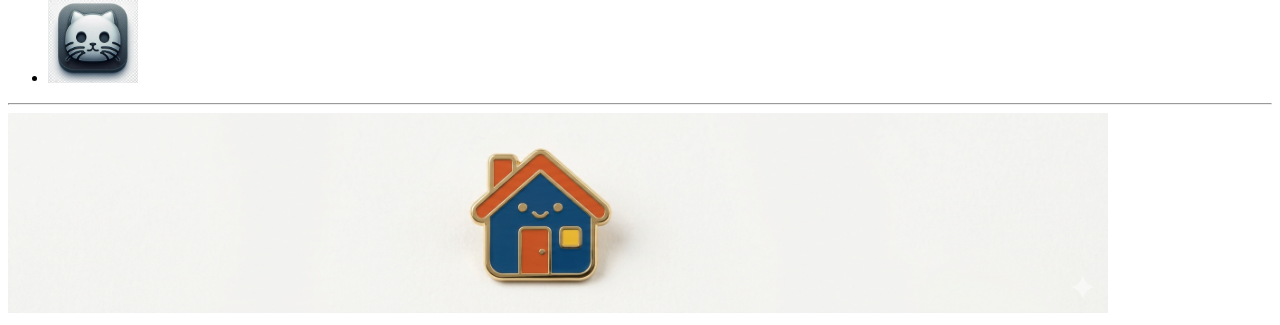
<file: Magnus.html>
<!DOCTYPE html>
<html lang="en">
<head>
  <meta charset="UTF-8">
  <title>Magnus Beatus Leon</title>
  <link rel="stylesheet" href="styling/Magnus.css">
</head>
<body>

<!-- Page Header containing the Dark Mode Toggle -->
<header>
  <button id="theme-toggle" class="btn-toggle">Toggle Dark Mode</button>
</header>

<img src="images/Magnus Img File/magnus img.jpeg" width="200" alt="My Photo" >

<h1>Magnus Beatus Leon</h1>

<p>
I am Magnus Beatus Leon, a student at the University of Dar es Salaam taking Bachelor of science in computer science,
where I began my studies in 2025. I am passionate about technology, learning new skills, meeting new people
and improving myself both academically and personally.
</p>

<p>
I take a strong interest in football and music. I enjoy both listening to music and
playing it, especially the piano.
</p>

<h2>Skills</h2>
<!-- Skill items structured to match the show/hide requirements -->
<ul class="skills-list">
  <li class="skill-item">
    <strong>Programming</strong>
    <p class="skill-details hidden">I study Computer Science and work with foundational web tools like HTML, alongside general purpose scripting in basic Python.</p>
  </li>
  <li class="skill-item">
    <strong>Communication</strong>
    <p class="skill-details hidden">Developing collaborative, articulate exchange skills necessary for high-performing technical engineering environments.</p>
  </li>
  <li class="skill-item">
    <strong>Music (Piano)</strong>
    <p class="skill-details hidden">A passionate focus of mine; reading compositions and building coordination through regular piano practice sessions.</p>
  </li>
</ul>

<hr>

<h2>Education</h2>
<!-- Added an ID to the table and a clear sort button -->
<button id="sort-edu-btn" class="btn-action">Sort by Year (Ascending)</button>
<table border="1" id="education-table">
  <thead>
    <tr>
      <th>Level</th>
      <th>School</th>
      <th>Year</th>
    </tr>
  </thead>
  <tbody>
    <tr>
      <td>University</td>
      <td>University of Dar es Salaam</td>
      <td>2025</td>
    </tr>
    <tr>
      <td>Secondary</td>
      <td>Marian High School</td>
      <td>2019</td>
    </tr>
    <tr>
      <td>Primary</td>
      <td>St. Maximilian Primary School</td>
      <td>2015</td>
    </tr>
    <tr>
      <td>Primary</td>
      <td>Moshi Airport Primary School</td>
      <td>2014</td>
    </tr>
    <tr>
      <td>Primary</td>
      <td>Mount Meru Primary School</td>
      <td>2012</td>
    </tr>
  </tbody>
</table>

<hr>

<h2>Hobbies and Interests</h2>
<ul>
  <li>
    <p class="hobby-text collapsed">Football; I enjoy both playing and watching football matches. It keeps me physically active and teaches me teamwork dynamics on and off the field.</p>
  </li>
  <li>
    <p class="hobby-text collapsed">Music; I enjoy listening to music and playing the piano. It serves as a creative escape and enhances my cognitive precision.</p>
  </li>
  <li>
    <p class="hobby-text collapsed">Fitness; Staying active and improving my physical performance. I regularly engage in workouts to maintain my health and stay sharp.</p>
  </li>
</ul>

<table border="1">
    <tr>
        <td><img src="images/Magnus Img File/magnus hobby.jpeg" height="200" width="150" alt="Hobby Image"></td>
    </tr>
</table>

<h2>Contact Information</h2>
<ul>
  <li>Phone: 0759001919</li>
  <li>Address: P.O. Box 10832, Arusha</li>
</ul>

<hr>

<p><b>FAVORITE LINKS</b></p>
<ul>
    <li><a href="https://www.instagram.com">Instagram</a></li>
    <li><a href="https://www.google.com">Chrome</a></li>
    <li><a href="https://www.youtube.com"><img src="images/Jugraki Img File/youtub.jpg" alt="Image Link 1" width="90" height="90"></a></li>
    <li><a href="https://www.github.com"><img src="images/Jugraki Img File/github.jpg" alt="Image Link 2" width="90" height="90"></a></li>
</ul>

<hr>

<footer>
  <a href="index.html">
     <img src="images/homepageicon.png" height="200" width="1100" alt="Home screen link">
  </a>
</footer>

<!-- Scroll to Top Button Element -->
<button id="scroll-top-btn" title="Go to top">↑</button>

<!-- Linked External JavaScript File using defer -->
<script src="javascript/Magnus.js" defer></script>

</body>
</html>
</file>
<file: styling/index.css>
/* Real-time Clock Box Layout styling */
.clock-box {
    text-align: right;
    padding: 10px 20px;
    font-family: monospace;
    font-size: 1.1rem;
    font-weight: bold;
    color: black;
}
*/


/* Typewriter animation styling alignment */
.typewriter-text {
    font-family: 'Courier New', Courier, monospace;
    color: #333;
    min-height: 30px;
    margin: 20px auto;
    width: 85%;
}

/*NEWW*/
/* ==========================================
   1. VARIABLES & SYSTEM ROOT
   ========================================== */
:root {
    --bg-main: #0f111a;         /* Deep tech midnight blue */
    --bg-card: #171a26;         /* Clean elevated card surface */
    --accent: #00ff41;          /* High contrast terminal green */
    --accent-glow: rgba(0, 255, 65, 0.15);
    --text-primary: #ffffff;    /* Bright readability */
    --text-secondary: #94a3b8;  /* Muted slate text for content descriptions */
    --nav-bg: #1e2235;          /* Elevated navigation row background */
    --font-mono: 'Courier New', Courier, monospace;
    --font-sans: -apple-system, BlinkMacSystemFont, "Segoe UI", Roboto, Helvetica, Arial, sans-serif;
}

/* ==========================================
   2. GLOBAL BODY ARCHITECTURE
   ========================================== */
body {
    background-color: var(--bg-main);
    color: var(--text-primary);
    font-family: var(--font-sans);
    margin: 0;
    padding: 0;
    line-height: 1.6;
    display: flex;
    flex-direction: column;
    min-height: 100vh;
}

/* ==========================================
   3. CLOCK & TOP BAR UTILITIES
   ========================================== */
.clock-box {
    text-align: right;
    padding: 12px 30px;
    font-family: var(--font-mono);
    font-size: 0.95rem;
    font-weight: bold;
    color: var(--accent);
    background: rgba(0, 0, 0, 0.2);
    border-bottom: 1px solid rgba(255, 255, 255, 0.05);
    letter-spacing: 1px;
}

/* ==========================================
   4. TYPOGRAPHY & HEADER HERO
   ========================================== */
h1 {
    font-family: var(--font-mono);
    text-align: center;
    font-size: 2.5rem;
    margin: 30px 0 10px 0;
    letter-spacing: -1px;
    background: linear-gradient(to right, #ffffff, var(--accent));
    -webkit-background-clip: text;
    -webkit-text-fill-color: transparent;
}

/* ==========================================
   5. NAVIGATION BAR (FLEX GRIDS)
   ========================================== */
nav-container {
    display: block;
    max-width: 1200px;
    width: 90%;
    margin: 15px auto;
}

ul {
    list-style-type: none;
    margin: 0;
    padding: 8px;
    background-color: var(--nav-bg);
    display: flex;
    flex-wrap: wrap;
    justify-content: center;
    gap: 5px;
    border-radius: 30px;
    box-shadow: 0 4px 20px rgba(0, 0, 0, 0.3);
    border: 1px solid rgba(255, 255, 255, 0.05);
}

ul li a {
    display: block;
    color: var(--text-secondary);
    padding: 10px 18px;
    text-decoration: none;
    font-weight: 500;
    font-size: 0.9rem;
    border-radius: 20px;
    transition: all 0.3s ease;
}

ul li a:hover {
    background-color: rgba(0, 255, 65, 0.1);
    color: var(--accent);
}

/* Highlight current active page link anchor */
ul li a[href="index.html"] {
    background-color: var(--accent);
    color: #000000;
    font-weight: bold;
}

/* ==========================================
   6. GRID LAYOUT & STRUCTURED CARDS
   ========================================== */
.main-layout {
    max-width: 1200px;
    width: 90%;
    margin: 30px auto;
    display: grid;
    grid-template-columns: 1fr;
    gap: 30px;
}

@media(min-width: 768px) {
    .main-layout {
        grid-template-columns: 2fr 1fr; /* 2-Column Desktop Grid Dashboard */
    }
}

.card {
    background-color: var(--bg-card);
    border-radius: 16px;
    padding: 30px;
    border: 1px solid rgba(255, 255, 255, 0.05);
    box-shadow: 0 10px 30px rgba(0, 0, 0, 0.2);
    display: flex;
    flex-direction: column;
    gap: 20px;
}

@media(min-width: 600px) {
    .about-box {
        flex-direction: row;
        align-items: center;
    }
}

.about-box {
    display: flex;
    flex-direction: column;
    gap: 25px;
}

.profile-pic {
    border-radius: 12px;
    object-fit: cover;
    box-shadow: 0 8px 24px rgba(0, 0, 0, 0.4);
    border: 2px solid rgba(255, 255, 255, 0.1);
    transition: transform 0.3s ease, border-color 0.3s ease;
}

.profile-pic:hover {
    transform: translateY(-5px);
    border-color: var(--accent);
}

.about-text h2 {
    margin-top: 0;
    font-family: var(--font-mono);
    color: #ffffff;
    font-size: 1.5rem;
    border-left: 4px solid var(--accent);
    padding-left: 12px;
}

.about-text p {
    color: var(--text-secondary);
    font-size: 1.05rem;
    line-height: 1.7;
    margin: 0;
}

/* ==========================================
   7. INTERACTIVE WIDGETS & ANIMATION
   ========================================== */
.showcase-area {
    display: flex;
    flex-direction: column;
    align-items: center;
    justify-content: center;
    text-align: center;
    background: radial-gradient(circle at top left, rgba(0, 255, 65, 0.03), transparent);
}

.typewriter-text {
    font-family: var(--font-mono);
    color: var(--accent);
    font-size: 1.15rem;
    min-height: 50px;
    margin: 10px 0;
    line-height: 1.6;
    letter-spacing: 0.5px;
    text-shadow: 0 0 10px var(--accent-glow);
}

.sub-message {
    color: var(--text-secondary);
    font-size: 0.95rem;
    font-style: italic;
}

/* ==========================================
   8. FOOTER MODERNIATION
   ========================================== */
footer {
    margin-top: auto;
    padding: 40px 20px;
    background-color: rgba(10, 10, 10, 0.5);
    border-top: 1px solid rgba(255, 255, 255, 0.05);
    text-align: center;
}

.footer-link-img {
    max-width: 100%;
    width: 280px;
    height: auto;
    border-radius: 8px;
    opacity: 0.5;
    transition: all 0.3s ease;
}

.footer-link-img:hover {
    opacity: 1;
    transform: scale(1.02);
    box-shadow: 0 0 15px rgba(0, 255, 65, 0.2);
}
</file>
<file: styling/2.css>
/* 1. Styling for the Contacts Table */
table {
    border-collapse: collapse; /* Removes double borders */
    width: 80%;
    margin: 20px auto;
    background-color: white; 
}

th, td {
    padding: 15px; /*improve good appearance of table content */
    text-align: left;
    border: 1px solid #664400;
}
th {
    background-color: #8b5a00; /* Darker brown for header */
    color: white;
}

/* 2. Styling for the Form and Fields */
form {
    width: 70%;/*sets how wide the form will fit into the page*/
    margin: 30px auto;/*sets spacing between form and other page elements*/
    padding: 20px;
    background-color: #f2f2f2;
    border-radius: 10px; /* Advanced feature: Rounded corners */
}

input[type="text"], 
input[type="email"], 
textarea {
    width: 100%;
    padding: 10px;
    margin-top: 5px;
    box-sizing: border-box; /* Ensures padding doesn't conflict with the container size */
    border: 1px solid #ccc;
    border-radius: 4px;
}

/* 3. Button Styling */
input[type="submit"], 
input[type="reset"] {
    padding: 10px 20px;
    background-color: #664400;
    color: white;
    border: none;
    border-radius: 5px;
    cursor: pointer;
}

input[type="submit"]:hover, 
input[type="reset"]:hover {
    background-color: #4a3200; /* Darker on hover */
}

/* Error validation label formatting */
.error-msg {
    color: #cc0000;
    font-size: 0.85rem;
    font-weight: bold;
    display: block;
    margin-top: 4px;
    text-align: left;
}
</file>
<file: styling/Ally.css>
/* MY CSS */
* {
    margin: 0;
    padding: 0;
    box-sizing: border-box;
}

body {
    font-family: 'Segoe UI', Tahoma, Geneva, Verdana, sans-serif;
    background-color: #f0f4f8;
    color: #1a2a3a;
    line-height: 1.6;
    padding: 20px;
}

/* Container concept - using body as wrapper */
header, section, footer {
    background-color: white;
    max-width: 900px;
    margin: 20px auto;
    padding: 20px 30px;
    border-radius: 12px;
    box-shadow: 0 5px 15px rgba(0, 0, 0, 0.08);
    transition: transform 0.2s ease;
}

header:hover, section:hover, footer:hover {
    transform: translateY(-3px);
}

/* Header styling */
header {
    text-align: center;
    background: linear-gradient(135deg, #0b2b3b, #1a4a5f);
    color: white;
}

header img {
    border-radius: 50%;
    border: 4px solid #ffb347;
    object-fit: cover;
    margin-bottom: 15px;
}
header img:hover {
    transform: scale(1.05);
    border-color: #ff8c00;
    box-shadow: 0 0 15px #ffb347;
}

header h1 {
    font-size: 2.2rem;
    letter-spacing: 1px;
}

header p {
    margin: 10px 0;
}

header em {
    color: #ffd966;
    font-style: italic;
}

hr {
    margin: 15px 0;
    border: none;
    height: 2px;
    background: #ffb347;
    width: 60px;
    margin-left: auto;
    margin-right: auto;
}

/* Section headings */
h2 {
    color: #1a4a5f;
    border-left: 5px solid #ffb347;
    padding-left: 15px;
    margin-bottom: 20px;
    font-size: 1.6rem;
}

/* Skills - nested lists */
ul ul {
    margin-left: 25px;
    list-style-type: circle;
}

li {
    margin: 8px 0;
}

/* Table styling */
table {
    width: 100%;
    border-collapse: collapse;
    background: white;
    border-radius: 10px;
    overflow: hidden;
}

th {
    background-color: #1a4a5f;
    color: white;
    padding: 12px;
    font-weight: bold;
}

td {
    padding: 10px;
    border-bottom: 1px solid #ddd;
}

tr:hover {
    background-color: #f9f2e0;
}

/* Links */
a {
    color: #ff8c42;
    text-decoration: none;
    font-weight: bold;
}

a:hover {
    color: #cc6b2c;
    text-decoration: underline;
}

/* Footer */
footer {
    text-align: center;
    background-color: #1e2f3a;
    color: #ccc;
    padding: 15px;
}

footer a img {
    max-width: 100%;
    height: auto;
    border-radius: 8px;
    margin-top: 10px;
}

footer a img:hover {
    opacity: 0.8;
    transform: scale(1.02);
    box-shadow: 0 0 10px #ffb347;
} 

footer p {
    margin-top: 15px;
    font-size: 0.9rem;
}

/* Responsive kwa simu */
@media (max-width: 600px) {
    body {
        padding: 10px;
    }
    
    header, section, footer {
        padding: 15px;
    }
    
    header h1 {
        font-size: 1.6rem;
    }
    
    table, thead, tbody, th, td, tr {
        display: block;
    }
    
    th {
        display: none;
    }
    
    td {
        position: relative;
        padding-left: 50%;
    }
    
    td:before {
        content: attr(data-label);
        position: absolute;
        left: 10px;
        font-weight: bold;
    }
}
</file>
<file: styling/Edward.css>
<style>

/* RESET */
* {
    margin: 0;
    padding: 0;
    box-sizing: border-box;
}

/* BODY */
body {
    font-family: 'Poppins', sans-serif;
    background: linear-gradient(135deg, #0f172a, #020617);
    color: #e2e8f0;
    line-height: 1.6;
    padding-top: 80px;
}

/* NAVBAR */
.navbar {
    position: fixed;
    top: 0;
    width: 93%;
    background: rgba(2,6,23,0.9);
    backdrop-filter: blur(12px);
    display: flex;
    justify-content: space-between;
    align-items: center;
    padding: 15px 40px;
    border-bottom: 1px solid #1e293b;
    z-index: 1000;
    border-radius:50px
}

/* LOGO */
.logo {
    color: #00f7ff;
    font-weight: bold;
    font-size: 20px;
}

.logo:hover{
    color:#00f7ff;
    transform: scale(1.1);
 
}

/* DEFAULT LIGHT MODE */
body {
    background: white;
    color: black;
    
}

#themeToggle{
   background-color: #020617;
   border-radius: 30px;
   color:  #00f7ff;
   border-color: #00f7ff;
}

#themeToggle:hover{
    background: #00f7ff;
    color: black;
    transform: scale(1.1);
    box-shadow: 0 0 20px #00f7ff;
}



/* DARK MODE */
body.dark-mode {
    background: #121212;
    color: white;
    
}

/* optional: improve sections */
body.dark-mode .section {
    background: #1e1e1e;
}



/* NAV LINKS */
.nav-links {
    display: flex;
    gap: 20px;
    list-style: none;
}

.nav-links a {
    color: white;
    text-decoration: none;
    transition: 0.3s ease;
    position: relative;
    ;
}

/* NAV HOVER */
.nav-links a:hover {
    color: #00f7ff;
    transform: scale(1.1);
    text-shadow: 0 0 10px #00f7ff;
}

/* BUTTON */
.nav-btn {
    border: 2px solid #00f7ff;
    background: transparent;
    color: #00f7ff;
    padding: 8px 16px;
    border-radius: 20px;
    cursor: pointer;
    transition: 0.4s;
}

.nav-btn:hover {
    background: #00f7ff;
    color: black;
    transform: scale(1.1);
    box-shadow: 0 0 20px #00f7ff;
}

/* SECTIONS */
.section {
    padding: 70px 20px;
    max-width: 1000px;
    margin: auto;
}

/* TITLES */
.section-title {
    text-align: center;
    font-size: 28px;
    margin-bottom: 30px;
    color: #00f7ff;
    transition: 0.3s;
}

/* TITLE HOVER */
.section-title:hover {
    transform: scale(1.1);
    text-shadow: 0 0 20px #00f7ff;
}

/* ABOUT */
.profile-content {
    display: flex;
    flex-wrap: wrap;
    justify-content: center;
    gap: 30px;
    align-items: center;
}

/* IMAGE */
.profile-image img {
    width: 180px;
    height: 180px;
    border-radius: 50%;
    border: 3px solid #00f7ff;
    transition: 0.3s;
}

.profile-image img:hover {
    transform: scale(1.1);
    box-shadow: 0 0 25px #00f7ff;
}

/* LIST */
.list li {
    margin-bottom: 10px;
}


.skill-detail{
    display: none;
}

.skill-detail.show{
    display: block;
}

.more-text {
    display: none;
}


/* TABLE */
.table {
    width: 100%;
    border-collapse: collapse;
}

.table th {
    background: #00f7ff;
    color: black;
}

.table th, .table td {
    padding: 10px;
    border: 1px solid #1e293b;
}

/*SORT BUTTON*/
#sortBtn{
 background-color: #020617;
   border-radius: 30px;
   color:  #00f7ff;
   border-color: #00f7ff;

}

#sortBtn:hover{
background: #00f7ff;
    color: black;
    transform: scale(1.1);
    box-shadow: 0 0 20px #00f7ff;

}

/* GALLERY */
.gallery {
    display: grid;
    grid-template-columns: repeat(auto-fit, minmax(200px,1fr));
    gap: 20px;
}

.gallery-item img {
    width: 500px;
    height: 700px;
    object-fit: cover;
    border-radius: 10px;
    transition: 0.3s;
}

.gallery-item img:hover {
    transform: scale(1.05);
    box-shadow: 0 0 20px #00f7ff;
}





/* LIGHTBOX BACKGROUND */
.lightbox {
    display: none; 
    position: fixed;
    top: 0;
    left: 0;
    width: 100%;
    height: 100%;
    background:rgba(2,6,23,0.9);
    justify-content: center;
    align-items: center;
    z-index: 1000;
}

/* BIG IMAGE INSIDE LIGHTBOX */
.lightbox-img {
    max-width: 80%;
    max-height: 80%;
    border-radius: 10px;
    box-shadow: 0 0 20px black;
    animation: zoomIn 0.3s ease;
}

/* CLOSE BUTTON */
#closeBtn {
    position: absolute;
    top: 20px;
    right: 30px;
    font-size: 40px;
    color:#00f7ff;
    cursor: pointer;
}

/* ANIMATION */
@keyframes zoomIn {
    from {
        transform: scale(0.7);
        opacity: 0;
    }
    to {
        transform: scale(1);
        opacity: 1;
    }
}


/* Scroll to top button */
#topBtn {
    position: fixed;
    bottom: 30px;
    right: 30px;
    padding: 10px 15px;
    font-size: 18px;
    border: none;
    border-radius: 8px;
    background:#020617;
    color:#00f7ff;
    cursor: pointer;
    display: none; /* hidden by default */
    transition: 0.3s;
}

#topBtn:hover {
    background:#00f7ff;
    color: #020617;
}

/*Read More toggle-Button*/
.toggleBtn{
    background-color: #020617;
   border-radius: 30px;
   color:  #00f7ff;
   border-color: #00f7ff; 
}
.toggleBtn:hover{
background: #00f7ff;
    color: black;
    transform: scale(1.1);
    box-shadow: 0 0 20px #00f7ff;

}


/* CONTACT */
.contact {
    text-align: center;
}

/* FOOTER */
.footer {
    text-align: center;
    padding: 30px;
    background: #020617;
    border-top: 1px solid #1e293b;
    border-radius: 70px;

}

#p{
    color: #00f7ff;
}

/* FOOTER ICON */
.footer-icon {
    width: 100px;
    height: 20px;
    transition: 0.3s;
    border-radius: 30px;

}

.footer-icon:hover {
    transform: scale(1.2);
    filter: drop-shadow(0 0 10px #00f7ff);
}

</style>
</file>
<file: styling/Justine.css>
body {
        font-family: Arial, sans-serif;
        line-height: 1.6;
        margin: 0;
        padding: 0;
        background-color: black;
        color: tan;
    }

    .container {
        max-width: 800px;
        margin: 40px auto;
        background: #ffffff;
        padding: 25px;
        border-radius: 10px;
        box-shadow: 0 4px 10px rgba(0,0,0,0.1);
    }

    h1, h2, h3, h4 {
        text-align: center;
        margin-bottom: 10px;
    }

    img {
        display: block;
        margin: 15px auto;
        border-radius: 10px;
    }

    p {
        text-align: justify;
    }

    dl {
        margin-left: 20px;
    }

    table {
        width: 100%;
        border-collapse: collapse;
        margin-top: 10px;
    }

    table th, table td {
        padding: 10px;
        text-align: center;
    }

    table th {
        background-color: #007BFF;
        color: white;
    }

    table tr:nth-child(even) {
        background-color: #f2f2f2;
    }

    ul, ol {
        margin-left: 20px;
    }

    a {
        text-decoration: none;
        color: #00ff00;
    }

    a:hover {
        text-decoration: underline;
    }
/* SKILL TOGGLE */

.skill-item {
    cursor: pointer;
    margin: 10px 0;
    padding: 8px;
    background-color: #333;
    border-radius: 5px;
}

.skill-item:hover {
    background-color: #444;
}

.skill-details {
    margin-top: 5px;
    padding-left: 15px;
}

.hidden {
    display: none;
}


/* DARK MODE */

.dark-mode {
    background-color: #ffffff;
    color: #000000;
}

.dark-mode a {
    color: #007BFF;
}


/* SORT BUTTON */

#sortBtn {
    display: block;
    margin: 10px auto;
    padding: 8px 15px;
    border: none;
    background-color: #007BFF;
    color: white;
    cursor: pointer;
    border-radius: 5px;
}

#sortBtn:hover {
    background-color: #0056b3;
}


/* READ MORE / READ LESS */

.hobbyText {
    max-height: 40px;
    overflow: hidden;
    transition: max-height 0.3s ease;
}

.hobbyText.expanded {
    max-height: 300px;
}

.readMoreBtn {
    margin-top: 5px;
    padding: 5px 10px;
    cursor: pointer;
    border: none;
    background-color: #007BFF;
    color: white;
    border-radius: 5px;
}

.readMoreBtn:hover {
    background-color: #0056b3;
}


/* SCROLL TO TOP BUTTON */

#topBtn {
    position: fixed;
    bottom: 20px;
    right: 20px;
    display: none;
    padding: 10px 15px;
    border: none;
    border-radius: 50%;
    background-color: #007BFF;
    color: white;
    cursor: pointer;
    font-size: 18px;
}

#topBtn:hover {
    background-color: #0056b3;
}


/* DARK/LIGHT MODE BUTTON */

#themeBtn {
    position: fixed;
    top: 15px;
    right: 15px;
    padding: 8px 15px;
    border: none;
    border-radius: 5px;
    background-color: #007BFF;
    color: rgb(255, 255, 255);
    cursor: pointer;
}

#themeBtn:hover {
    background-color: #6fb71c;
}


/* IMAGE LIGHTBOX */

#lightbox {
    position: fixed;
    inset: 0;
    background: rgba(0, 0, 0, 0.7);

    justify-content: center;
    align-items: center;
}

#lightboxImage {
    max-width: 80%;
    max-height: 80%;
    border-radius: 10px;
}

#closeLightbox {
    position: absolute;
    top: 20px;
    right: 30px;
    padding: 10px;
    border: none;
    background: red;
    color: white;
    cursor: pointer;
    border-radius: 5px;
}


/* PROFILE IMAGE EFFECT */

#profileImage {
    cursor: pointer;
    transition: transform 0.3s ease;
}

#profileImage:hover {
    transform: scale(1.05);
}
</file>
<file: styling/Magnus.css>
/* --- New Interactivity and UI Elements --- */

/* Header alignment for the Dark Mode Toggle button */
header {
    display: flex;
    justify-content: flex-end;
    padding: 10px 0;
}

/* Styled Action Buttons */
.btn-toggle, .btn-action {
    background-color: #222;
    color: #fff;
    border: none;
    padding: 8px 16px;
    cursor: pointer;
    border-radius: 4px;
    font-size: 14px;
    transition: background-color 0.3s ease;
}

.btn-toggle:hover, .btn-action:hover {
    background-color: #00bcd4;
}

#sort-edu-btn {
    margin-bottom: 12px;
}

/* Skills Toggle Classes */
.skill-item {
    cursor: pointer;
    background-color: #e9e9e9;
    margin-bottom: 10px;
    padding: 10px;
    border-radius: 4px;
    transition: background-color 0.2s ease;
}

.skill-item:hover {
    background-color: #dfdfdf;
}

.skill-details {
    margin-top: 5px;
    color: #555;
    font-size: 0.95em;
}

.hidden {
    display: none !important;
}

/* Hobbies Paragraph Truncation Styling */
.hobby-text {
    cursor: pointer;
    transition: max-height 0.3s ease;
    overflow: hidden;
    position: relative;
}

.hobby-text.collapsed {
    display: -webkit-box;
    -webkit-line-clamp: 2; /* Limits text block to two lines */
    -webkit-box-orient: vertical;
}

.hobby-text::after {
    content: " (Click to toggle view)";
    font-size: 0.85em;
    color: #00bcd4;
    font-weight: bold;
}

/* Scroll to Top Button Styling */
#scroll-top-btn {
    display: none; /* Controlled by JavaScript on scroll */
    position: fixed;
    bottom: 30px;
    right: 30px;
    z-index: 99;
    border: none;
    outline: none;
    background-color: #222;
    color: white;
    cursor: pointer;
    padding: 15px;
    border-radius: 50%;
    font-size: 18px;
    width: 50px;
    height: 50px;
    box-shadow: 0 4px 10px rgba(0,0,0,0.3);
    transition: background-color 0.3s, transform 0.2s;
}

#scroll-top-btn:hover {
    background-color: #00bcd4;
    transform: scale(1.1);
}

/* --- Dark Mode Configuration Matrix --- */
body.dark-mode {
    background-color: #1e1e1e;
    color: #f5f5f5;
}

body.dark-mode h1 {
    color: #fff;
}

body.dark-mode h2 {
    color: #00bcd4;
    border-bottom: 2px solid #444;
}

body.dark-mode p {
    color: #ccc;
}

body.dark-mode table, 
body.dark-mode th, 
body.dark-mode td {
    border: 1px solid #555;
}

body.dark-mode th {
    background-color: #333;
    color: #00bcd4;
}

body.dark-mode tr:nth-child(even) {
    background-color: #2a2a2a;
}

body.dark-mode tr:nth-child(odd) {
    background-color: #1e1e1e;
}

body.dark-mode .skill-item {
    background-color: #2d2d2d;
    color: #fff;
}

body.dark-mode .skill-item:hover {
    background-color: #3d3d3d;
}

body.dark-mode .skill-details {
    color: #bbb;
}

body.dark-mode .btn-toggle, 
body.dark-mode .btn-action {
    background-color: #00bcd4;
    color: #1e1e1e;
    font-weight: bold;
}

body.dark-mode .btn-toggle:hover, 
body.dark-mode .btn-action:hover {
    background-color: #fff;
}
</file>
